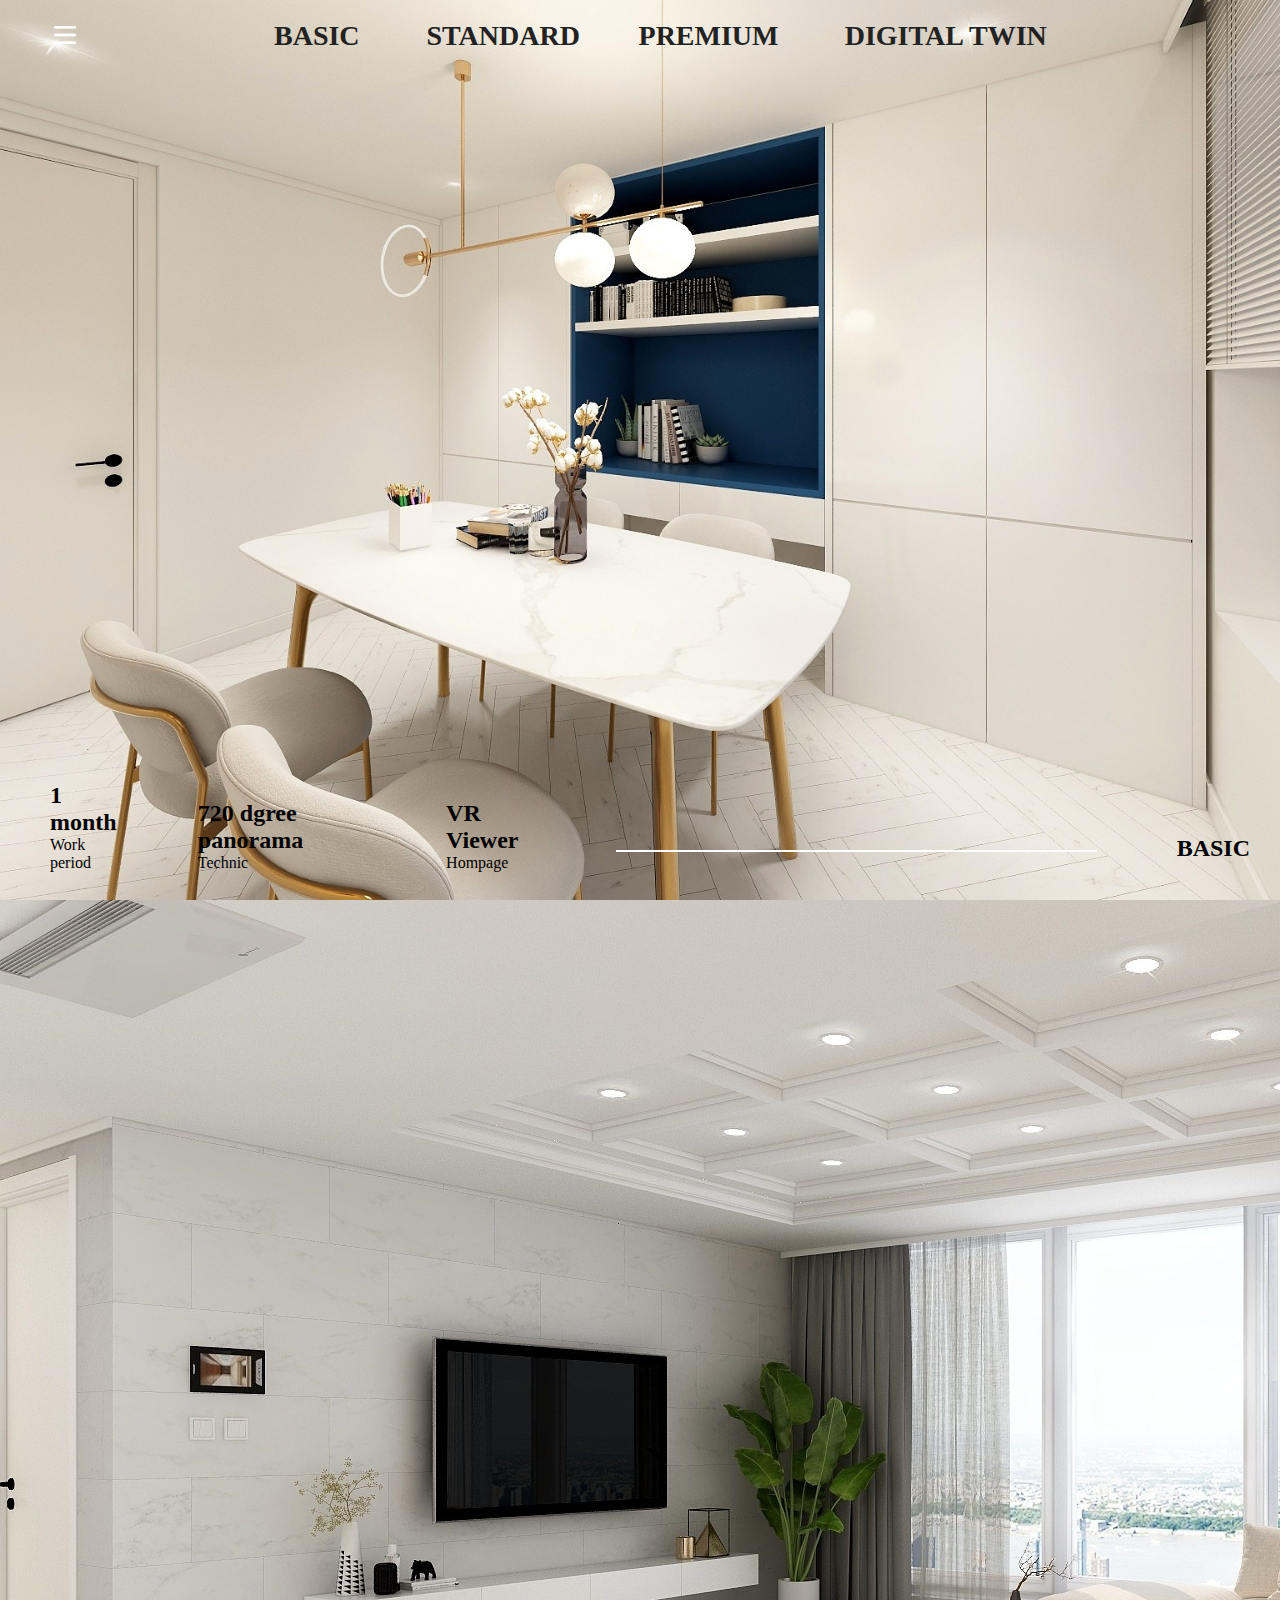
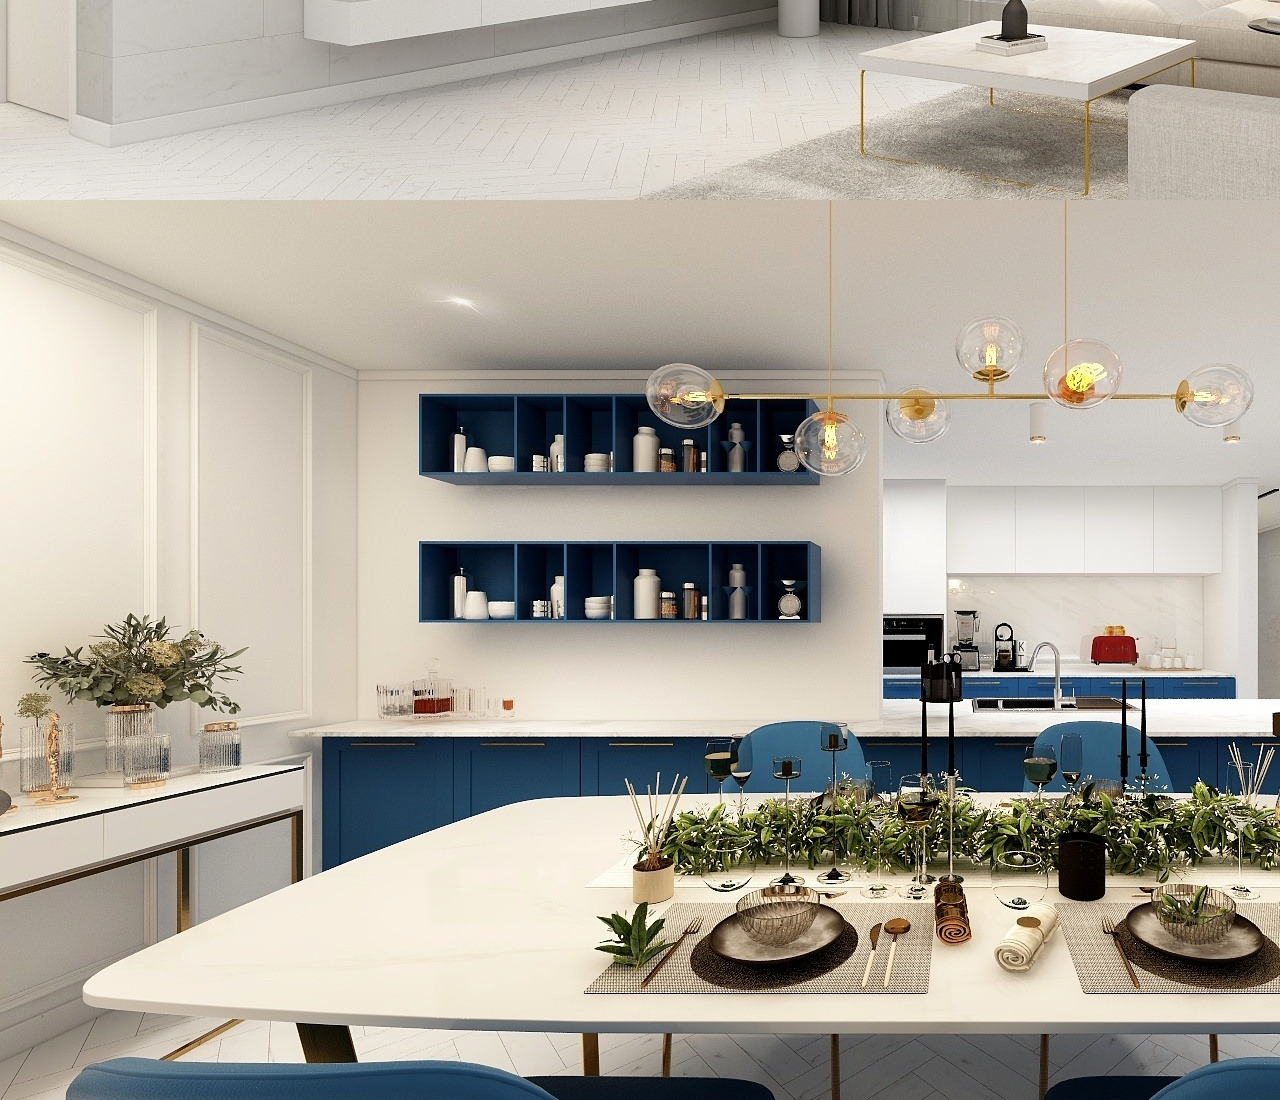
<file: cg service.html>
<!DOCTYPE html>
<html lang="kr">
<head>
    <meta charset="UTF-8">
    <meta http-equiv="X-UA-Compatible" content="IE=edge">
    <meta name="viewport" content="width=device-width, initial-scale=1.0">
    <link rel="stylesheet" href="./cgservice.css">
    <link reld="stylesheet" href="https://cdnjs.cloudflare.com/ajax/libs/font-awesome/6.1.2/css/all.min.css">
     
    <script src="https://cdnjs.cloudflare.com/ajax/libs/jquery/3.6.0/jquery.min.js"></script>
    <title>CG SERVICE PAGE</title>
</head>
<body>
    <header>
        <a href="./index.html" class="brand">HNB</a>
        <div class="menu-btn5"></div>
        <div class="navigation">
            <div class="navigation-items">
                <a href="#">HNB TOWN</a>
                <a href="#">CONTACT</a>
                <a class="lang" href="#">KOR</a>
                <a class="none" href="#">WORKS</a>
                <a class="none" href="#">SERVICE</a>
                <a class="none" href="#">COTACT</a>
                <a class="none1" href="#">KOR</a>
            </div>
        </div>
    </header>
    <div class="menu-btn3"></div>
    <!-- 사이드바 -->
    <div class="side-bar">
        <div class="leftside-bar">
            <div class="main-works1"><a href="#">WORKS</a>
           
            </div>
            <div class="main-service1"><a href="#">SERVICE</a>
                
            </div>
            <div class="main-about1"><a href="#">ABOUT</a>
                
            </div>
            <div class="main-page"><a href="./index.html">MAIN</a>
                
            </div>
        </div>
        <div class="rightside-bar">
            <div class="main-works">
                <a href="./cg service.html" class="sub-item">VIRTUAL SPACE</a>
                <a href="#" class="sub-item">DIGITAL TWIN</a>
            </div>
            <div class="main-service">
                <a href="./vrproduction.html" class="sub-item">VR PRODUCTION</a>
                <a href="#" class="sub-item">VR TOUR</a>
            </div>
            <div class="main-about">
                    <a href="#" class="sub-item">INTRODUCE</a>
                    <a href="#" class="sub-item">CONTACT</a>
                </div>
        </div>
    </div>
    <section class="service">
        <div class="section-container">
            <div class="service-img" id="serviceimg">
                <div class="service-menu">
                 <a href="./cg service.html"><div id="bas"><h2>BASIC</h2></div></a>
                 <a href="./standard.html"><div id="pre"><h2>STANDARD</h2></div></a>
                 <a href="./premium.html"><div id="sta"><h2>PREMIUM</h2></div></a>
                 <a href="#"><div id="dig"><h2>DIGITAL TWIN</h2></div></a>
                </div>
                <div class="basic">
                    <div class="workperiod">
                        <h2 id="workperiod"> 1 month</h2>
                        <p>Work period</p>
                   </div>
                    <div class="technic">
                        <h2 id="technic">720 dgree panorama</h2>
                        <p>Technic</p>
                    </div>
                    <div class="use">
                        <h2 id="use">VR Viewer</h2>
                        <p>Hompage</p>
                    </div>
                    <div class="line"></div>
                    <div class="sn">
                        <h2 id="sn">BASIC</h2>
                    </div>
                </div>
              
            </div>
        </div>
     </section>
     <section class="making-image">
        <div class="making-image-container">
            <div class="making-image1"></div>
            <div class="making-image2"></div>
        </div>
     </section>

     <script src="app.js"></script>
    <script src="service.js"></script>
     <script type="text/javascript">
         $(document).ready(function(){
         $('.leftside-bar').click(function(){
         $(this).next('.catagory-submenu').slideToggle();
       
     });
 
 });
 </script>
 </body>
 </html>
</file>
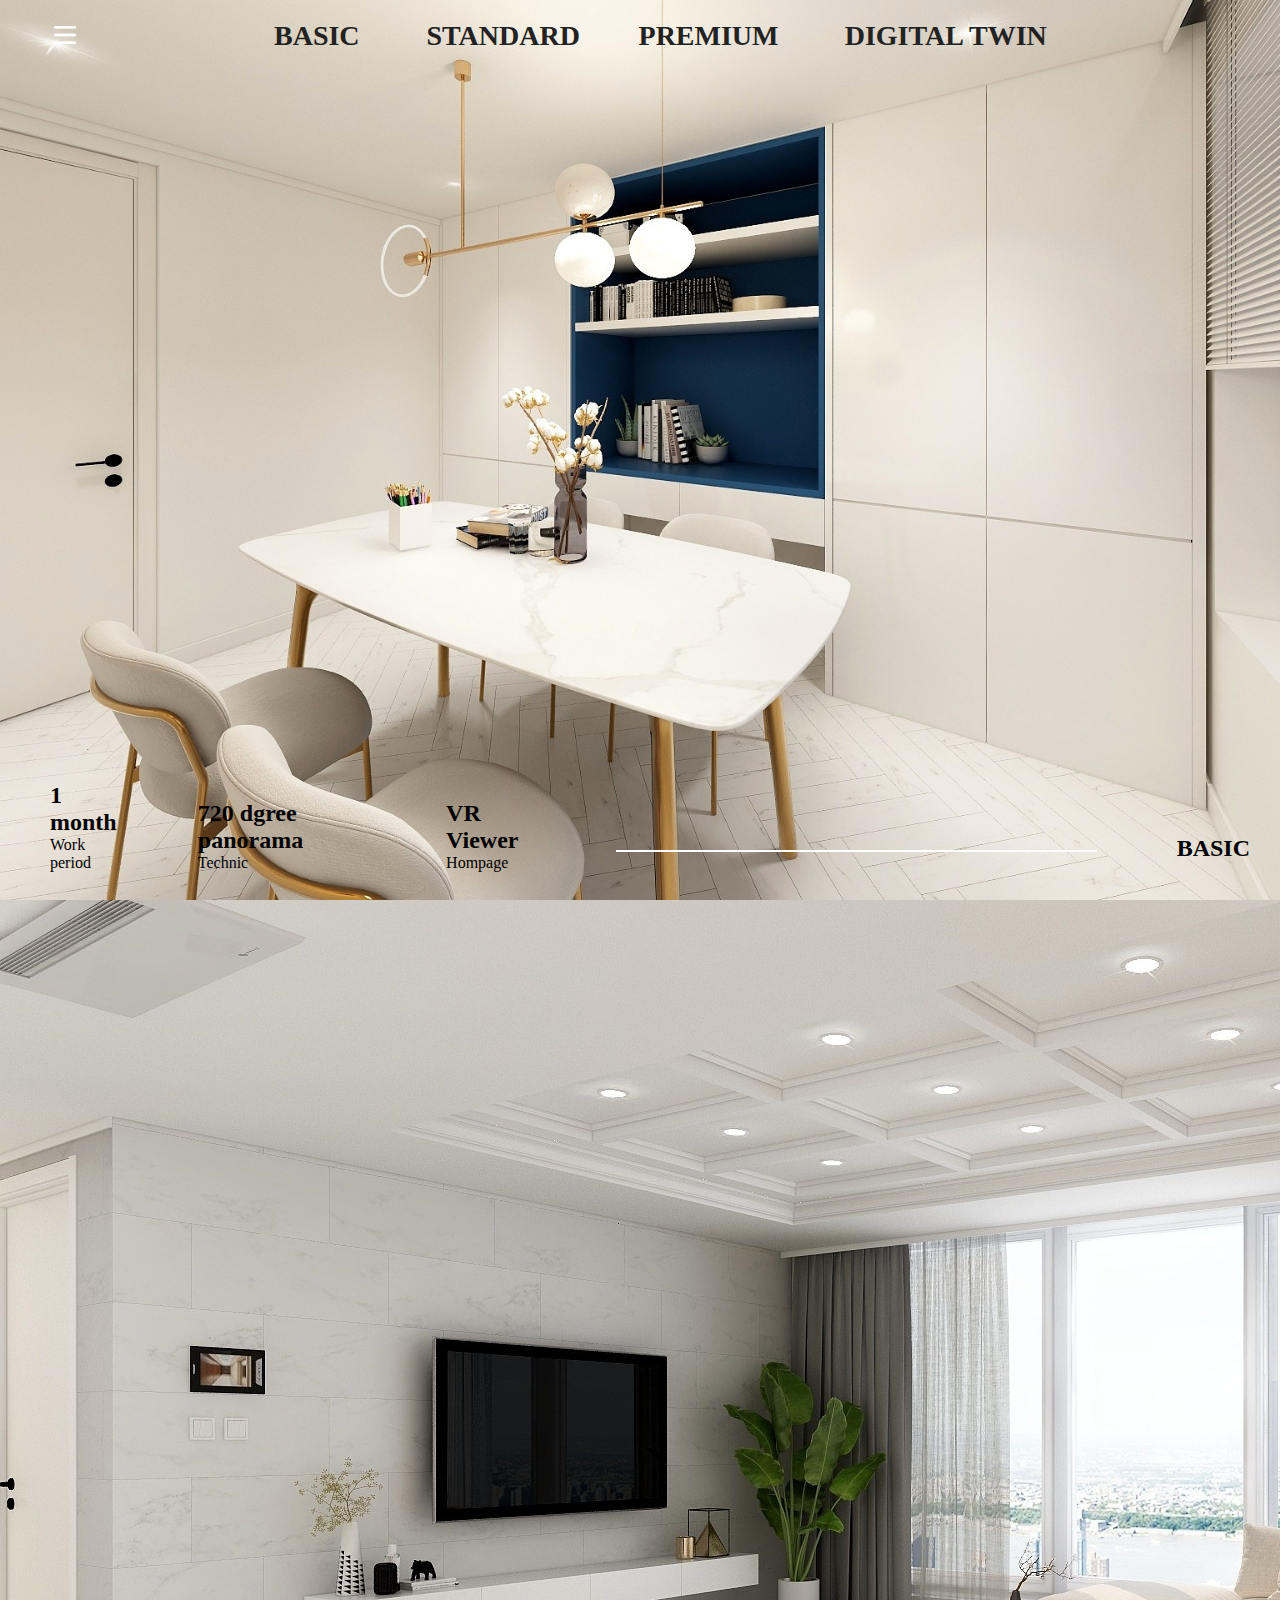
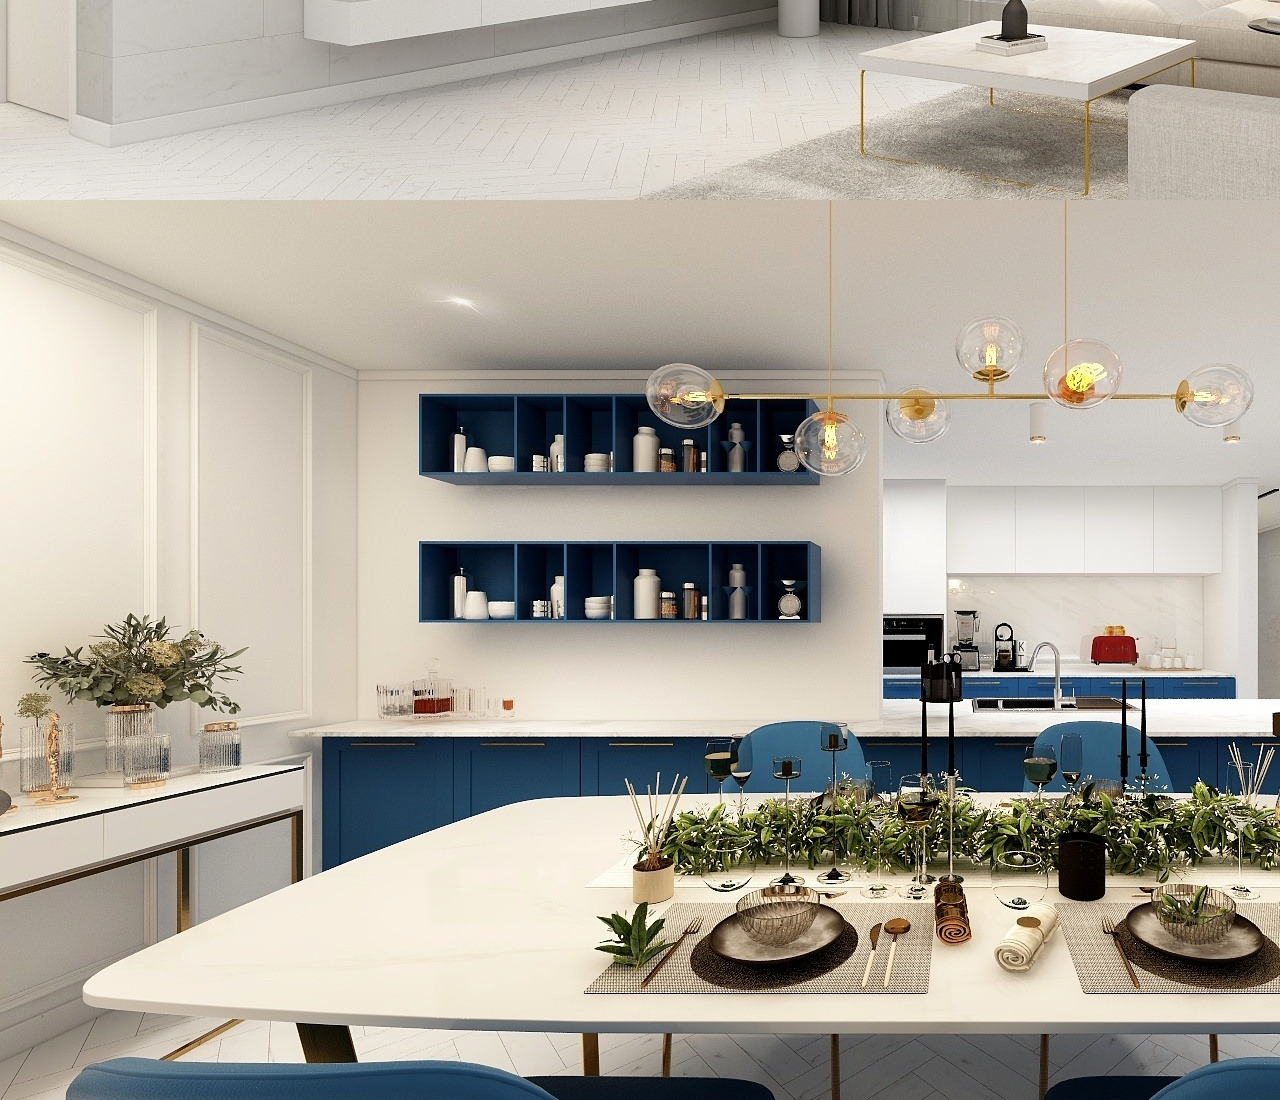
<file: premium.html>
<!DOCTYPE html>
<html lang="kr">
<head>
    <meta charset="UTF-8">
    <meta http-equiv="X-UA-Compatible" content="IE=edge">
    <meta name="viewport" content="width=device-width, initial-scale=1.0">
    <link rel="stylesheet" href="./premium.css">
    <link reld="stylesheet" href="https://cdnjs.cloudflare.com/ajax/libs/font-awesome/6.1.2/css/all.min.css">
     
    <script src="https://cdnjs.cloudflare.com/ajax/libs/jquery/3.6.0/jquery.min.js"></script>
    <title>CG SERVICE PAGE</title>
</head>
<body>
    <header>
        <a href="./index.html" class="brand">HNB</a>
        <div class="menu-btn5"></div>
        <div class="navigation">
            <div class="navigation-items">
                <a href="#">HNB TOWN</a>
                <a href="#">CONTACT</a>
                <a class="lang" href="#">KOR</a>
                <a class="none" href="#">WORKS</a>
                <a class="none" href="#">SERVICE</a>
                <a class="none" href="#">COTACT</a>
                <a class="none1" href="#">KOR</a>
            </div>
        </div>
    </header>
    <div class="menu-btn3"></div>
    <!-- 사이드바 -->
    <div class="side-bar">
        <div class="leftside-bar">
            <div class="main-works1"><a href="#">WORKS</a>
           
            </div>
            <div class="main-service1"><a href="#">SERVICE</a>
                
            </div>
            <div class="main-about1"><a href="#">ABOUT</a>
                
            </div>
            <div class="main-page"><a href="./index.html">MAIN</a>
                
            </div>
        </div>
        <div class="rightside-bar">
            <div class="main-works">
                <a href="./cg service.html" class="sub-item">VIRTUAL SPACE</a>
                <a href="#" class="sub-item">DIGITAL TWIN</a>
            </div>
            <div class="main-service">
                <a href="./vrproduction.html" class="sub-item">VR PRODUCTION</a>
                <a href="#" class="sub-item">VR TOUR</a>
            </div>
            <div class="main-about">
                    <a href="#" class="sub-item">INTRODUCE</a>
                    <a href="#" class="sub-item">CONTACT</a>
                </div>
        </div>
    </div>
    <section class="service">
        <div class="section-container">
            <div class="service-img" id="serviceimg">
                <div class="service-menu">
                 <a href="./cg service.html"><div id="bas"><h2>BASIC</h2></div></a>
                 <a href="./standard.html"><div id="pre"><h2>STANDARD</h2></div></a>
                 <a href="./premium.html"><div id="sta"><h2>PREMIUM</h2></div></a>
                 <a href="#"><div id="dig"><h2>DIGITAL TWIN</h2></div></a>
                </div>
                <div class="basic">
                    <div class="workperiod">
                        <h2 id="workperiod"> 1 month</h2>
                        <p>Work period</p>
                   </div>
                    <div class="technic">
                        <h2 id="technic">720 dgree panorama</h2>
                        <p>Technic</p>
                    </div>
                    <div class="use">
                        <h2 id="use">VR Viewer</h2>
                        <p>Hompage</p>
                    </div>
                    <div class="line"></div>
                    <div class="sn">
                        <h2 id="sn">BASIC</h2>
                    </div>
                </div>
              
            </div>
        </div>
     </section>
     <section class="making-image">
        <div class="making-image-container">
            <div class="making-image1"></div>
            <div class="making-image2"></div>
        </div>
     </section>

     <script src="app.js"></script>
     <script src="service.js"></script>
     <script type="text/javascript">
         $(document).ready(function(){
         $('.leftside-bar').click(function(){
         $(this).next('.catagory-submenu').slideToggle();
       
     });
 
 });
 </script>
 </body>
 </html>
</file>
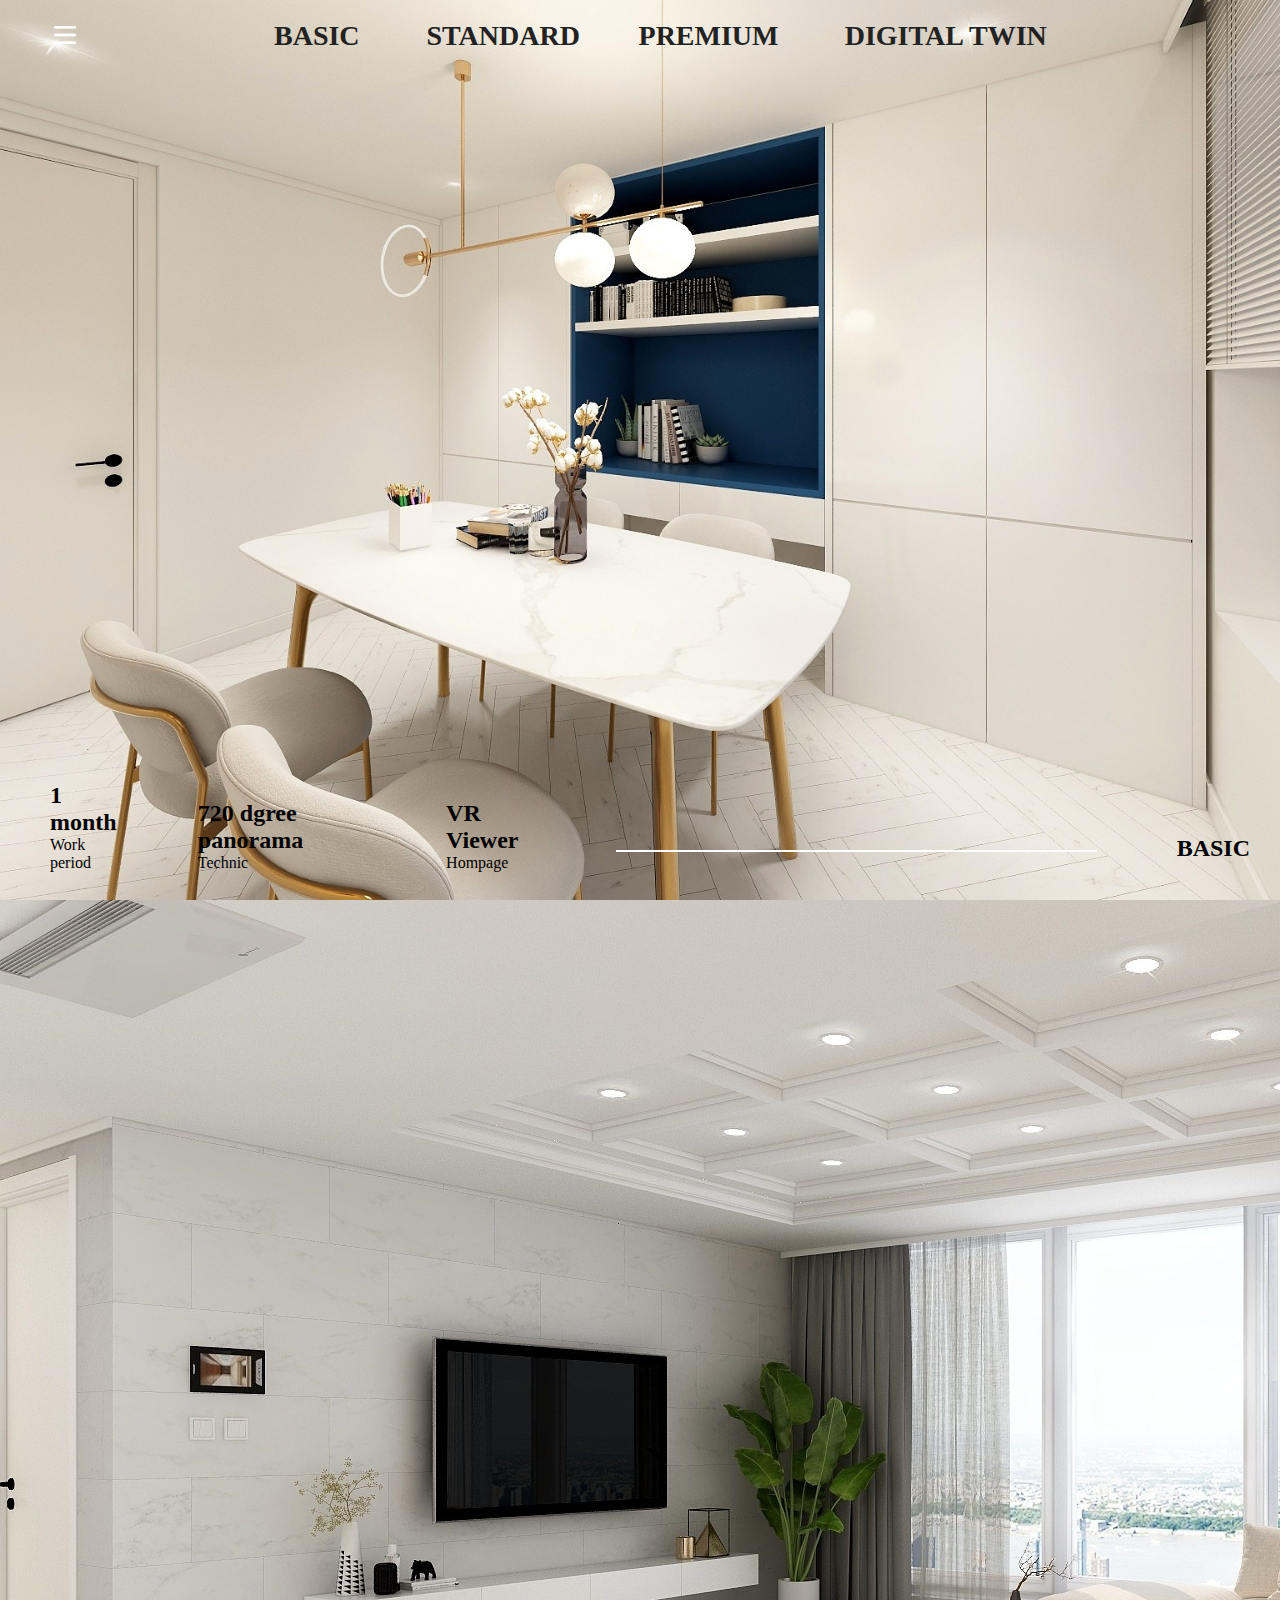
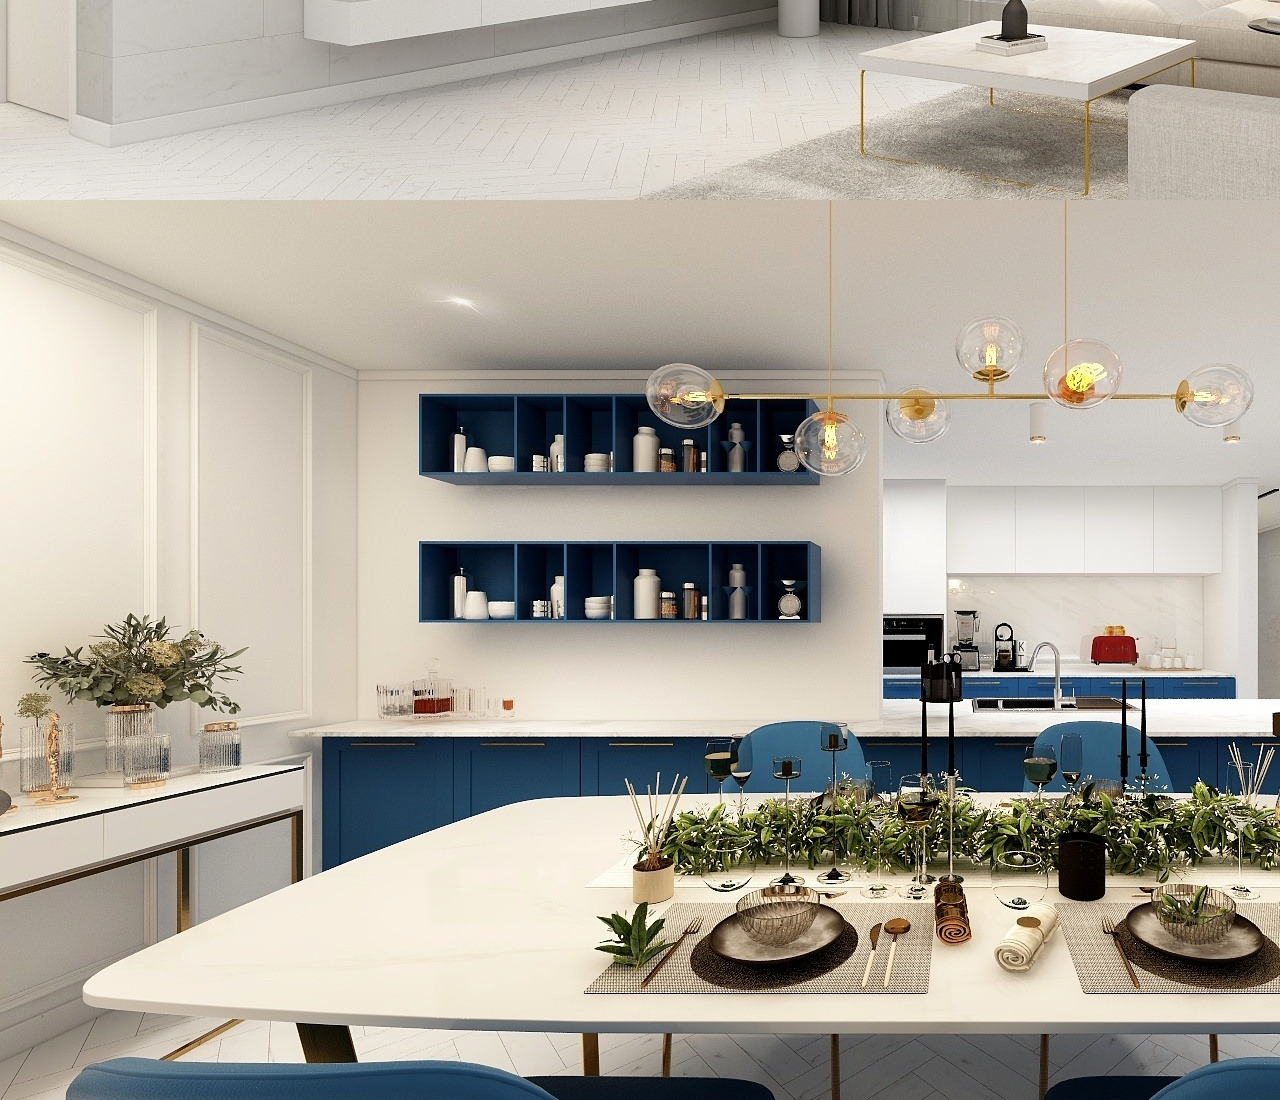
<file: standard.html>
<!DOCTYPE html>
<html lang="kr">
<head>
    <meta charset="UTF-8">
    <meta http-equiv="X-UA-Compatible" content="IE=edge">
    <meta name="viewport" content="width=device-width, initial-scale=1.0">
    <link rel="stylesheet" href="./standard.css">
    <link reld="stylesheet" href="https://cdnjs.cloudflare.com/ajax/libs/font-awesome/6.1.2/css/all.min.css">
     
    <script src="https://cdnjs.cloudflare.com/ajax/libs/jquery/3.6.0/jquery.min.js"></script>
    <title>CG SERVICE PAGE</title>
</head>
<body>
    <header>
        <a href="./index.html" class="brand">HNB</a>
        <div class="menu-btn5"></div>
        <div class="navigation">
            <div class="navigation-items">
                <a href="#">HNB TOWN</a>
                <a href="#">CONTACT</a>
                <a class="lang" href="#">KOR</a>
                <a class="none" href="#">WORKS</a>
                <a class="none" href="#">SERVICE</a>
                <a class="none" href="#">COTACT</a>
                <a class="none1" href="#">KOR</a>
            </div>
        </div>
    </header>
    <div class="menu-btn3"></div>
    <!-- 사이드바 -->
    <div class="side-bar">
        <div class="leftside-bar">
            <div class="main-works1"><a href="#">WORKS</a>
           
            </div>
            <div class="main-service1"><a href="#">SERVICE</a>
                
            </div>
            <div class="main-about1"><a href="#">ABOUT</a>
                
            </div>
            <div class="main-page"><a href="./index.html">MAIN</a>
                
            </div>
        </div>
        <div class="rightside-bar">
            <div class="main-works">
                <a href="./cg service.html" class="sub-item">VIRTUAL SPACE</a>
                <a href="#" class="sub-item">DIGITAL TWIN</a>
            </div>
            <div class="main-service">
                <a href="./vrproduction.html" class="sub-item">VR PRODUCTION</a>
                <a href="./vrtour.html" class="sub-item">VR TOUR</a>
            </div>
            <div class="main-about">
                    <a href="#" class="sub-item">INTRODUCE</a>
                    <a href="#" class="sub-item">CONTACT</a>
                </div>
        </div>
    </div>
    <section class="service">
        <div class="section-container">
            <div class="service-img" id="serviceimg">
                <div class="service-menu">
                 <a href="./cg service.html"><div id="bas"><h2>BASIC</h2></div></a>
                 <a href="./standard.html"><div id="pre"><h2>STANDARD</h2></div></a>
                 <a href="./premium.html"><div id="sta"><h2>PREMIUM</h2></div></a>
                 <a href="#"><div id="dig"><h2>DIGITAL TWIN</h2></div></a>
                </div>
                <div class="basic">
                    <div class="workperiod">
                        <h2 id="workperiod"> 1 month</h2>
                        <p>Work period</p>
                   </div>
                    <div class="technic">
                        <h2 id="technic">720 dgree panorama</h2>
                        <p>Technic</p>
                    </div>
                    <div class="use">
                        <h2 id="use">VR Viewer</h2>
                        <p>Hompage</p>
                    </div>
                    <div class="line"></div>
                    <div class="sn">
                        <h2 id="sn">BASIC</h2>
                    </div>
                </div>
              
            </div>
        </div>
     </section>
     <section class="making-image">
        <div class="making-image-container">
            <div class="making-image1"></div>
            <div class="making-image2"></div>
        </div>
     </section>

     <script src="app.js"></script>
     <script src="service.js"></script>
     <script type="text/javascript">
         $(document).ready(function(){
         $('.leftside-bar').click(function(){
         $(this).next('.catagory-submenu').slideToggle();
       
     });
 
 });
 </script>
 </body>
 </html>
</file>
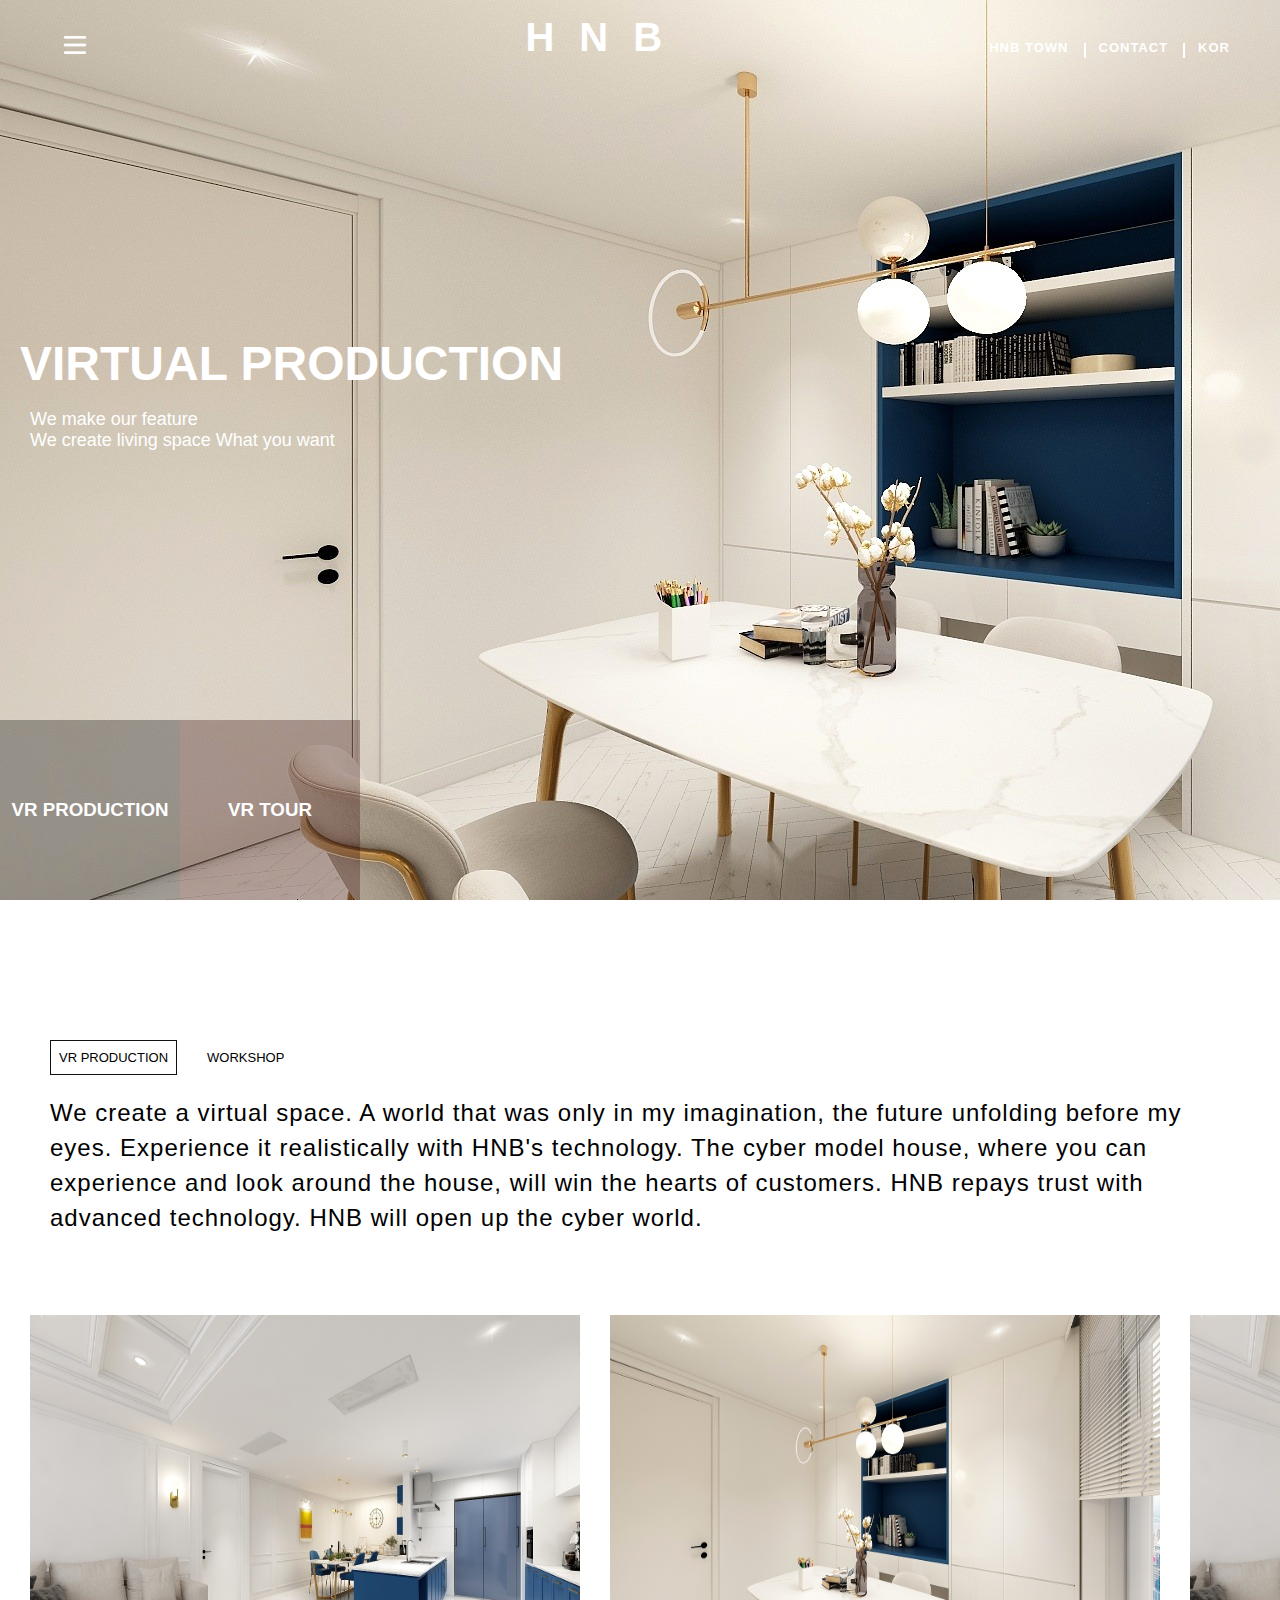
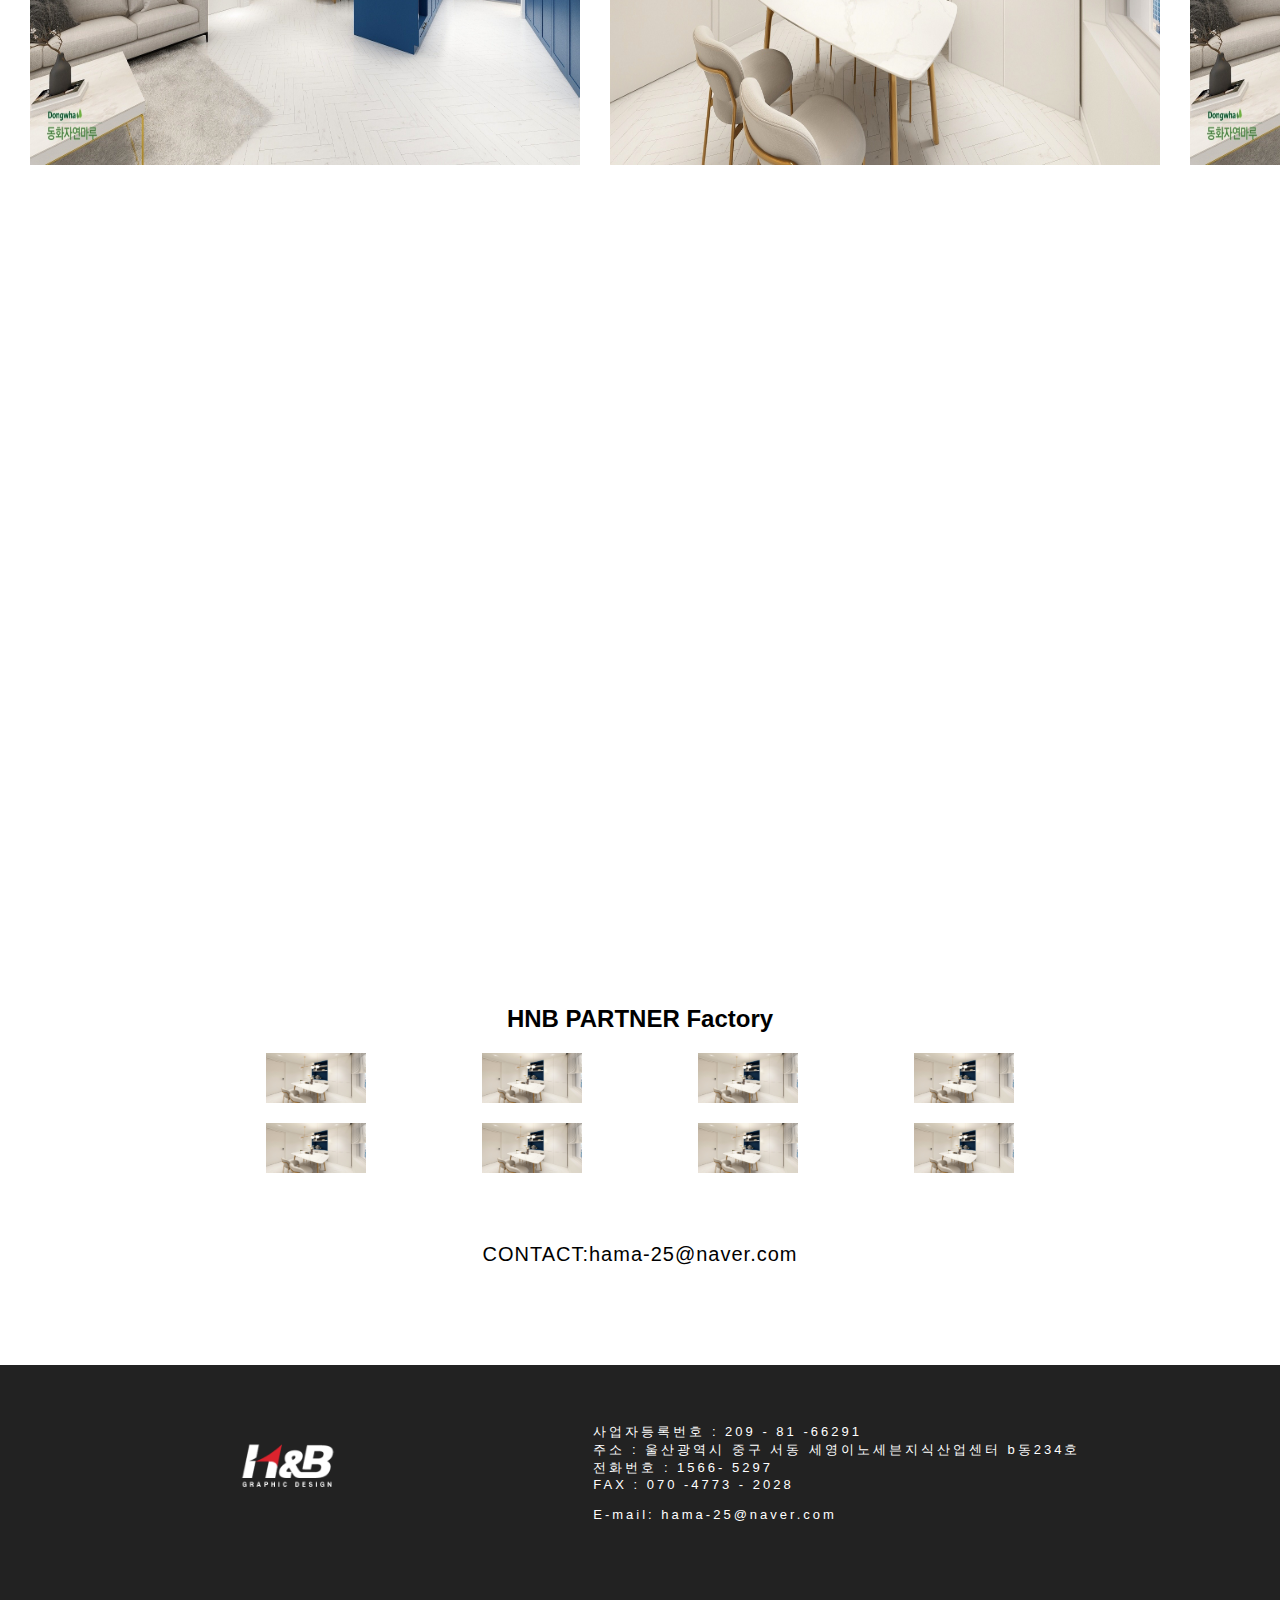
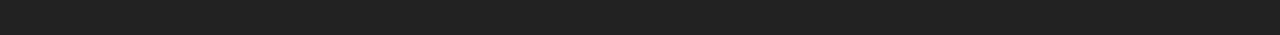
<file: vrproduction.html>
<!DOCTYPE html>
<html lang="kr">
<head>
    <meta charset="UTF-8">
    <meta http-equiv="X-UA-Compatible" content="IE=edge">
    <meta name="viewport" content="width=device-width, initial-scale=1.0">
    <link reld="stylesheet" href="https://cdnjs.cloudflare.com/ajax/libs/font-awesome/6.1.2/css/all.min.css">
       <script src="https://cdnjs.cloudflare.com/ajax/libs/jquery/3.6.0/jquery.min.js"></script>
     <link rel="stylesheet" href="style.css">
     <link rel="stylesheet" href="vrproduction.css">

   <title>VR PRODUCTION PAGE</title>
</head>
<!-- 공통사항 -->
<body>
    <header>
        <a href="./index.html" class="brand">HNB</a>
        <div class="menu-btn5"></div>
        <div class="navigation">
            <div class="navigation-items">
                <ul>
               <li><a href="/">HNB TOWN</a></li>
               <li><a href="/">CONTACT</a></li>
               <li><a href="/" class="lang">KOR</a></li>
               <li><a href="/" class="none">WORKS</a></li>
               <li><a href="/" class="none">SERVICE</a></li>
               <li><a href="/" class="none">CONTACT</a></li>
               <li><a href="/" class="none1">KOR</a></li>
            </ul>
            </div>
        </div>
    </header>
    <div class="menu-btn3"></div>
    <!-- 사이드바 -->
    <div class="side-bar">
        <div class="leftside-bar">
            <div class="main-works1"><a href="#">WORKS</a>
           
            </div>
            <div class="main-service1"><a href="#">SERVICE</a>
                
            </div>
            <div class="main-about1"><a href="#">ABOUT</a>
                
            </div>
            <div class="main-page"><a href="./index.html">MAIN</a>
                
            </div>
        </div>
        <div class="rightside-bar">
            <div class="main-works">
                <a href="./cg service.html" class="sub-item">VIRTUAL SPACE</a>
                <a href="#" class="sub-item">DIGITAL TWIN</a>
            </div>
            <div class="main-service">
                <a href="./vrproduction.html" class="sub-item">VR PRODUCTION</a>
                <a href="./vrtour.html" class="sub-item">VR TOUR</a>
            </div>
            <div class="main-about">
                    <a href="#" class="sub-item">INTRODUCE</a>
                    <a href="#" class="sub-item">CONTACT</a>
                </div>
        </div>
    </div>
<section class="vrpr">
        <div class="vrpr-image">
        <div class="vrpr-text">
            <h1>VIRTUAL PRODUCTION</h1>
            <p>We make our feature</p>
            <p>We create living space What you want</p>
        </div>
        <a href="./vrproduction.html"><div class="info-box1"><h3>VR PRODUCTION</h3></div></a>
        <a href="./vrtour.html"><div class="info-box2"><h3>VR TOUR</h3></div></a>
    </div>
    </section>
<section class="vrpr-info">
    <div class="small-title-box">
        <div class="small-title1">VR PRODUCTION</div>
        <div class="small-title2">WORKSHOP</div>
    </div>
    <div class="vr-info-description">
        <p>We create a virtual space. A world that was only in my imagination, the future unfolding before my eyes. Experience it realistically with HNB's technology. The cyber model house, where you can experience and look around the house, will win the hearts of customers.
            HNB repays trust with advanced technology. HNB will open up the cyber world.</p>
    </div>
    <div class="vrproduction-slide">
        <div class="vrproduction-slide-img">
            <img class="vrimage" src="./images/1 (2).jpg">
            <img class="vrimage"  id="first-clone" src="./images/1 (1).jpg">
            <img class="vrimage" src="./images/1 (2).jpg">
            <img class="vrimage" src="./images/1 (3).jpg">
            <img class="vrimage" src="./images/1 (4).jpg">
            <img class="vrimage"  src="./images/1 (5).jpg">
            <img class="vrimage" id="last-clone" src="./images/2 (1).jpg">
            <img class="vrimage"  src="./images/1 (5).jpg">
        </div>
    </div>
    <div class="vr-info-description2">
        <div class="vr-d1">
            <p><strong>PRODUCTI MANAGER</strong>- We lead the entire team and create the best quality.</p>
            <ul>
            <li>It is created from the perspective of the user who will see the virtual space.</li>
            <li>
                We create spaces by accurately interpreting drawings and reflecting the creator's purpose as much as possible.</li>
            <li>In order to create a realistic space, we combine the latest trendy interiors.</li>
            </ul>
        </div>
        <div class="vr-d2">
            <p></p><strong>CG DEPARTMENT</strong>- Virtual Space We create this.</p>
            <ul>
            <li>It is created from the perspective of the user who will see the virtual space.</li>
            <li>
                We create spaces by accurately interpreting drawings and reflecting the creator's purpose as much as possible.</li>
            <li>In order to create a realistic space, we combine the latest trendy interiors.</li>
            </ul>
        </div>
        <div class="vr-d3">
            <p></p><strong>INTERIOR DESIGN DEPARTMENT</strong>- Virtual Space We create this.</p>
            <ul>
            <li>It is created from the perspective of the user who will see the virtual space.</li>
            <li>
                We create spaces by accurately interpreting drawings and reflecting the creator's purpose as much as possible.</li>
            <li>In order to create a realistic space, we combine the latest trendy interiors.</li>
            </ul>
        </div>
    </div>
    <div class="partner-container">
        <div class="logo-title"><h2>HNB PARTNER Factory</h2></div>
        <div class="partner-title">
            <div class="logos"><img src="./images/1 (1).jpg"></div>
            <div class="logos"><img src="./images/1 (1).jpg"></div>
            <div class="logos"><img src="./images/1 (1).jpg"></div>
            <div class="logos"><img src="./images/1 (1).jpg"></div>
         </div>
         <div class="partner-title">
            <div class="logos"><img src="./images/1 (1).jpg"></div>
            <div class="logos"><img src="./images/1 (1).jpg"></div>
            <div class="logos"><img src="./images/1 (1).jpg"></div>
            <div class="logos"><img src="./images/1 (1).jpg"></div>
         </div>
         <div class="email"><p>CONTACT:hama-25@naver.com</p></div>
       </div>

    <footer class="footer">
        <div class="footer-container">
             <div class="factory">
             <img src="./images/logo.png"></img></div>
             <div class="f-intro">
             <div><p>사업자등록번호 : 209 - 81 -66291<p>
             <p>주소 : 울산광역시 중구 서동 세영이노세븐지식산업센터 b동234호 <p></div>
             <div><p>전화번호 : 1566- 5297 <p>
             <p>FAX : 070 -4773 - 2028 <p><br>
             <p>E-mail: hama-25@naver.com <p></div>
         </div>
         </div>
    
     </footer>
    </section>
    

  <!-- 공통사항 -->

    <script src="app.js"></script>
  
    
    <script src="vrproduction.js"></script>
    <script type="text/javascript">
        $(document).ready(function(){
        $('.leftside-bar').click(function(){
        $(this).next('.catagory-submenu').slideToggle();
      
    });

});
// 공통사항
</script>
</body>
</html>
</file>
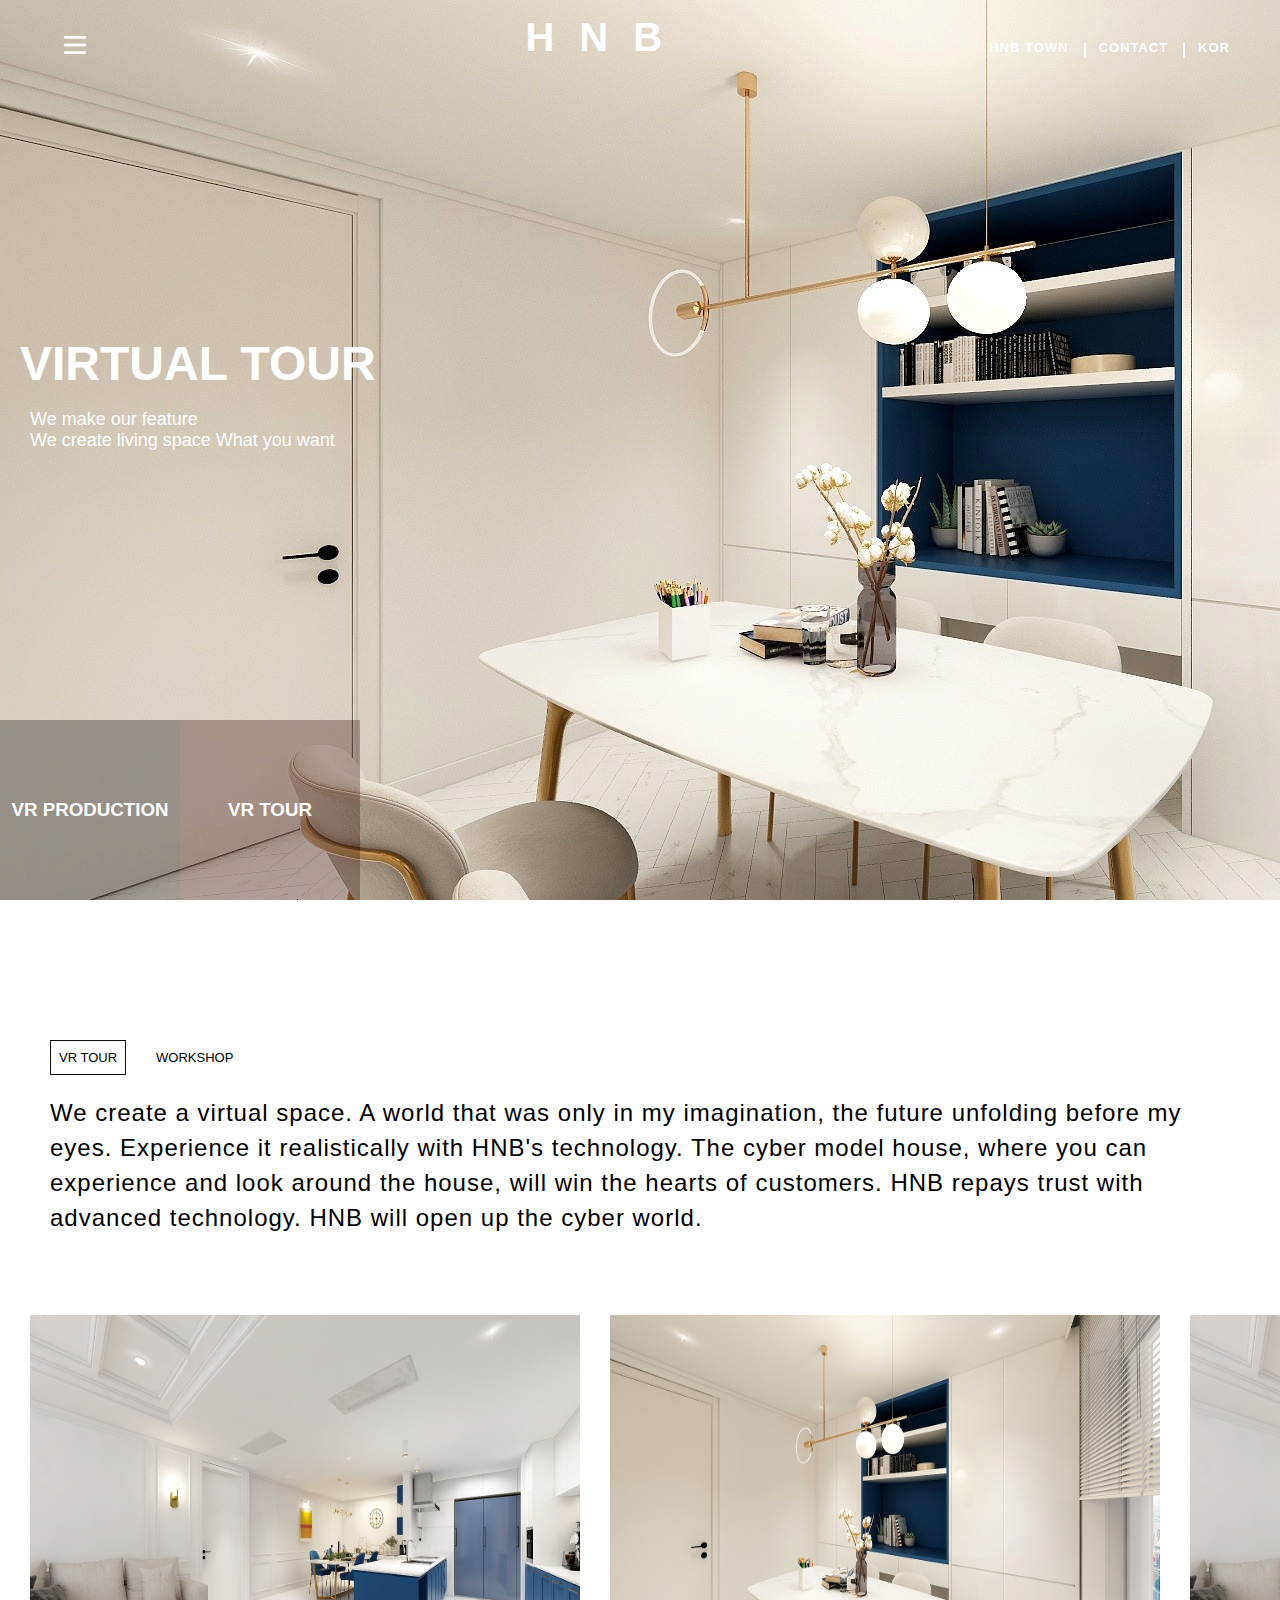
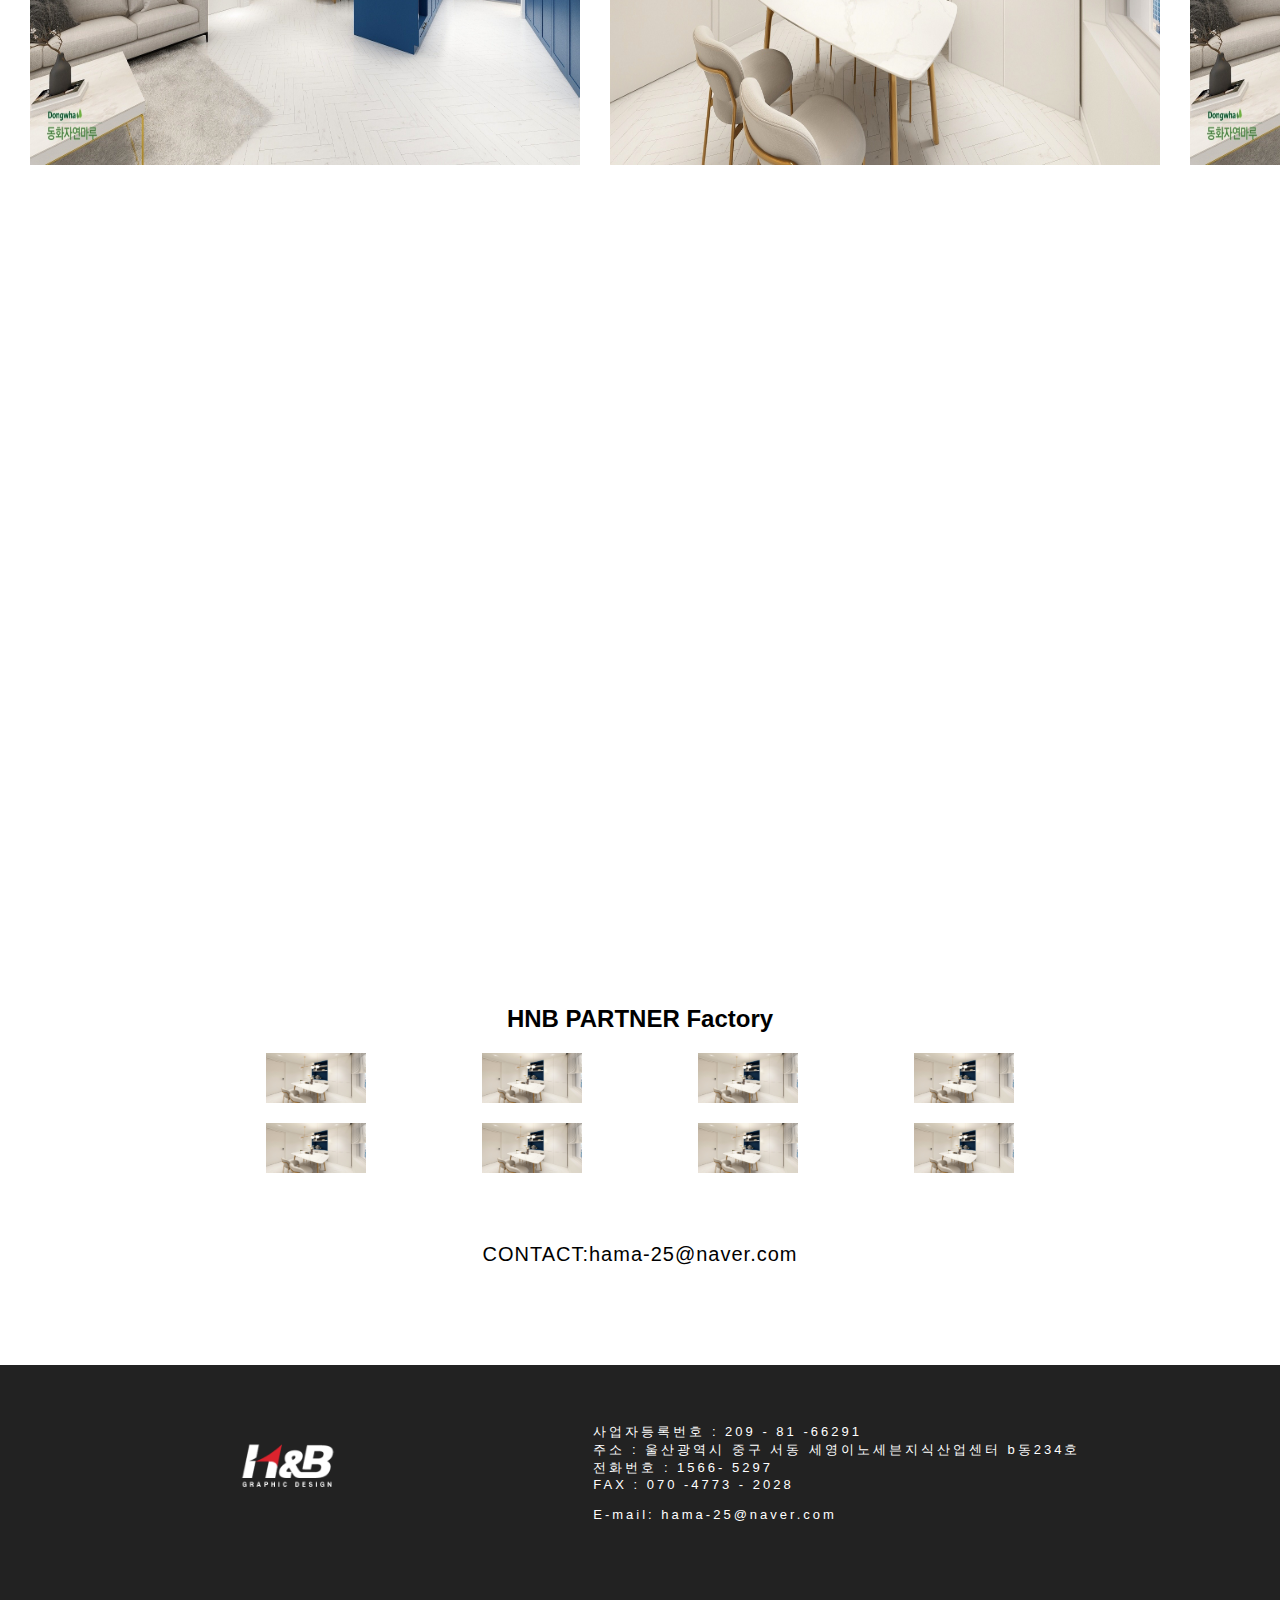
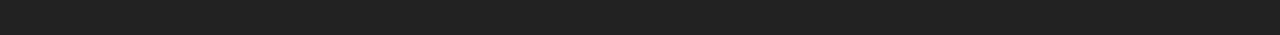
<file: vrtour.html>
<!DOCTYPE html>
<html lang="kr">
<head>
    <meta charset="UTF-8">
    <meta http-equiv="X-UA-Compatible" content="IE=edge">
    <meta name="viewport" content="width=device-width, initial-scale=1.0">
    <link reld="stylesheet" href="https://cdnjs.cloudflare.com/ajax/libs/font-awesome/6.1.2/css/all.min.css">
       <script src="https://cdnjs.cloudflare.com/ajax/libs/jquery/3.6.0/jquery.min.js"></script>
     <link rel="stylesheet" href="style.css">
     <link rel="stylesheet" href="vrproduction.css">

   <title>VR TOUR</title>
</head>
<!-- 공통사항 -->
<body>
    <header>
        <a href="./index.html" class="brand">HNB</a>
        <div class="menu-btn5"></div>
        <div class="navigation">
            <div class="navigation-items">
                <ul>
               <li><a href="/">HNB TOWN</a></li>
               <li><a href="/">CONTACT</a></li>
               <li><a href="/" class="lang">KOR</a></li>
               <li><a href="/" class="none">WORKS</a></li>
               <li><a href="/" class="none">SERVICE</a></li>
               <li><a href="/" class="none">CONTACT</a></li>
               <li><a href="/" class="none1">KOR</a></li>
            </ul>
            </div>
        </div>
    </header>
    <div class="menu-btn3"></div>
    <!-- 사이드바 -->
    <div class="side-bar">
        <div class="leftside-bar">
            <div class="main-works1"><a href="#">WORKS</a>
           
            </div>
            <div class="main-service1"><a href="#">SERVICE</a>
                
            </div>
            <div class="main-about1"><a href="#">ABOUT</a>
                
            </div>
            <div class="main-page"><a href="./index.html">MAIN</a>
                
            </div>
        </div>
        <div class="rightside-bar">
            <div class="main-works">
                <a href="./cg service.html" class="sub-item">VIRTUAL SPACE</a>
                <a href="#" class="sub-item">DIGITAL TWIN</a>
            </div>
            <div class="main-service">
                <a href="./vrproduction.html" class="sub-item">VR PRODUCTION</a>
                <a href="./vrtour.html" class="sub-item">VR TOUR</a>
            </div>
            <div class="main-about">
                    <a href="#" class="sub-item">INTRODUCE</a>
                    <a href="#" class="sub-item">CONTACT</a>
                </div>
        </div>
    </div>
<section class="vrpr">
        <div class="vrpr-image">
        <div class="vrpr-text">
            <h1>VIRTUAL TOUR</h1>
            <p>We make our feature</p>
            <p>We create living space What you want</p>
        </div>
        <a href="./vrproduction.html"><div class="info-box1"><h3>VR PRODUCTION</h3></div></a>
        <a href="./vrtour.html"><div class="info-box2"><h3>VR TOUR</h3></div></a>
    </div>
    </section>
<section class="vrpr-info">
    <div class="small-title-box">
        <div class="small-title1">VR TOUR</div>
        <div class="small-title2">WORKSHOP</div>
    </div>
    <div class="vr-info-description">
        <p>We create a virtual space. A world that was only in my imagination, the future unfolding before my eyes. Experience it realistically with HNB's technology. The cyber model house, where you can experience and look around the house, will win the hearts of customers.
            HNB repays trust with advanced technology. HNB will open up the cyber world.</p>
    </div>
    <div class="vrproduction-slide">
        <div class="vrproduction-slide-img">
            <img class="vrimage" src="./images/1 (2).jpg">
            <img class="vrimage"  id="first-clone" src="./images/1 (1).jpg">
            <img class="vrimage" src="./images/1 (2).jpg">
            <img class="vrimage" src="./images/1 (3).jpg">
            <img class="vrimage" src="./images/1 (4).jpg">
            <img class="vrimage"  src="./images/1 (5).jpg">
            <img class="vrimage" id="last-clone" src="./images/2 (1).jpg">
            <img class="vrimage"  src="./images/1 (5).jpg">
        </div>
    </div>
    <div class="vr-info-description2">
        <div class="vr-d1">
            <p><strong>PRODUCTI MANAGER</strong>- We lead the entire team and create the best quality.</p>
            <ul>
            <li>It is created from the perspective of the user who will see the virtual space.</li>
            <li>
                We create spaces by accurately interpreting drawings and reflecting the creator's purpose as much as possible.</li>
            <li>In order to create a realistic space, we combine the latest trendy interiors.</li>
            </ul>
        </div>
        <div class="vr-d2">
            <p></p><strong>CG DEPARTMENT</strong>- Virtual Space We create this.</p>
            <ul>
            <li>It is created from the perspective of the user who will see the virtual space.</li>
            <li>
                We create spaces by accurately interpreting drawings and reflecting the creator's purpose as much as possible.</li>
            <li>In order to create a realistic space, we combine the latest trendy interiors.</li>
            </ul>
        </div>
        <div class="vr-d3">
            <p></p><strong>INTERIOR DESIGN DEPARTMENT</strong>- Virtual Space We create this.</p>
            <ul>
            <li>It is created from the perspective of the user who will see the virtual space.</li>
            <li>
                We create spaces by accurately interpreting drawings and reflecting the creator's purpose as much as possible.</li>
            <li>In order to create a realistic space, we combine the latest trendy interiors.</li>
            </ul>
        </div>
    </div>
    <div class="partner-container">
        <div class="logo-title"><h2>HNB PARTNER Factory</h2></div>
        <div class="partner-title">
            <div class="logos"><img src="./images/1 (1).jpg"></div>
            <div class="logos"><img src="./images/1 (1).jpg"></div>
            <div class="logos"><img src="./images/1 (1).jpg"></div>
            <div class="logos"><img src="./images/1 (1).jpg"></div>
         </div>
         <div class="partner-title">
            <div class="logos"><img src="./images/1 (1).jpg"></div>
            <div class="logos"><img src="./images/1 (1).jpg"></div>
            <div class="logos"><img src="./images/1 (1).jpg"></div>
            <div class="logos"><img src="./images/1 (1).jpg"></div>
         </div>
         <div class="email"><p>CONTACT:hama-25@naver.com</p></div>
       </div>

    <footer class="footer">
        <div class="footer-container">
             <div class="factory">
             <img src="./images/logo.png"></img></div>
             <div class="f-intro">
             <div><p>사업자등록번호 : 209 - 81 -66291<p>
             <p>주소 : 울산광역시 중구 서동 세영이노세븐지식산업센터 b동234호 <p></div>
             <div><p>전화번호 : 1566- 5297 <p>
             <p>FAX : 070 -4773 - 2028 <p><br>
             <p>E-mail: hama-25@naver.com <p></div>
         </div>
         </div>
    
     </footer>
    </section>
    

  <!-- 공통사항 -->

    <script src="app.js"></script>
  
    
    <script src="vrproduction.js"></script>
    <script type="text/javascript">
        $(document).ready(function(){
        $('.leftside-bar').click(function(){
        $(this).next('.catagory-submenu').slideToggle();
      
    });

});
// 공통사항
</script>
</body>
</html>
</file>
<file: cgservice.css>
*{
    margin:0;
    padding:0;
}

body{
    width:100%;
    min-width: 800px;
    overflow-x: hidden;
      
}
header{
    display: none;
}

.menu-btn3 {
    background:url(menu.png)no-repeat;
    background-size: 50px;
    background-position: center;
    width:50px;
    height: 50px;
    cursor: pointer;
    transition: 0.3s ease;
    position:absolute;
    z-index:1000;
    margin:10px 20px 0 40px;

}  

.menu-btn3.active {
    background:url(close.png)no-repeat;
    background-size: 50px;
    background-position: center;
    width:50px;
    height: 50px;
    cursor: pointer;
    transition: 0.3s ease;
    position:absolute;
    z-index:10000;
    margin:10px 20px 0px 40px;
}

/* 사이드 바 만들기 */

.side-bar {
    display:none;
}

.side-bar.active {
    display: flex;
    width:600px;
    height:100vh;
    position: absolute;
    margin-top:80px;
    z-index:998;  
}


.side-bar .leftside-bar {
    width:270px;
    background-color:rgba(0,0 ,0,0.8);
    padding:0px 20px 20px 30px;
    margin-top:-20px;
    ;
       
}

.side-bar .leftside-bar .main-works1,
.side-bar .leftside-bar .main-service1,
.side-bar .leftside-bar .main-about1,
.side-bar .leftside-bar .main-page {
    margin-top: 80px;
    
   
}
.side-bar .rightside-bar {
    width:200px;
    background-color:rgba(0,0 ,0,0.5);
    padding:0px 0 20px 40px;
    margin-top: -20px;
    display: none;
    
}
.side-bar .rightside-bar.active {
    display:block;
    transform: 0.3s ease;
}



.side-bar .leftside-bar a,
.side-bar .rightside-bar a{
    text-decoration: none;
    color: #fff;
  

}

/* works 작은 pc*/
.side-bar .rightside-bar .main-works 
{ 
    display: none; 
   height:100vh;
    margin-top:85px;  
}

.side-bar .rightside-bar .main-works a
{   display:flex;
    margin-bottom:20px;
    
}
/* service  작은 pc*/
.side-bar .rightside-bar .main-service 
{  display: none; 
    height:100vh;
    margin-top: 195px;
}

.side-bar .rightside-bar .main-service a
{   display:flex;
    margin-bottom:20px;
    
}
/* about 작은 pc */
.side-bar .rightside-bar .main-about
{ 
    display: none; 
    height:100vh;
    margin-top: 305px; 
}
.side-bar .rightside-bar .main-about a
{   display:flex;
    margin-bottom:20px;
    
}

.side-bar .rightside-bar .main-works.active,
.side-bar .rightside-bar .main-service.active,
.side-bar .rightside-bar .main-about.active {
    display: block;
    transform: 0.3s ease;
}


.side-bar .leftside-bar a {
    font-size: 24px;
    color:#fff;
}

.side-bar .leftside-bar a:before {
    content:'';
    position:absolute;
    width:0;
    height:2px;
    background: #fff;
    margin-top:15px;
    left:80px;

}
.side-bar .leftside-bar a:hover {
    color:red;
    transition: 0.3s ease;
}

.side-bar .leftside-bar a:hover:before { 
    width:15%;
    height:2px;
    background: red;
    margin-top:15px;
    left:130px;
    transition: 0.3s ease;
    color:red;

}


.side-bar .rightside-bar a:before {
    content:'';
    position:absolute;
    width:0;
    height:2px;
    background: #fff;
    margin-top:15px;
    left:280px;

}
.side-bar .rightside-bar a:hover {
    color:red;
    transition: 0.3s ease;
}

.side-bar .rightside-bar a:hover:before { 
    width:2%;
    height:2px;
    background: red;
    margin-top:12px;
    left:321px;
    transition: 0.3s ease;
    color:red;

}
/* 사이드바 끝 */
/* 서비스 페이지 시작 */
.service {
    top:0;
    left:0;
    padding:0;
    width:100%;
   
   }

   .section-container {
    width:100%;
    height:100vh;
   }

   .section-container .service-img {
    width: 100%;
    height: 100%;
    background-image: url("./images/1\ \(1\).jpg");
    background-size:cover;
    background-position: center;

   }
.section-container .service-img:hover{
    cursor: pointer;
 }
 .section-container .service-img .service-menu {
    display: flex;
    width: 100%;
    justify-content: center;
   }
   .section-container .service-img .service-menu a{
        text-decoration: none;
        color:#222;
        transform: translateX(10%);
   }
   .section-container .service-img .service-menu div {
    padding: 20px 30px;
   }
 .section-container .service-img .service-menu div h2 {
    font-size: 28px;
    font-weight: 800;
    position: relative;
   }
   .section-container .service-img .service-menu h2:before {
      content:'';
      position: absolute;
      width:0;
      height: 3px;
      background-color: #fff;
      transition: 0.3s ease;
      margin-top:40px;
      left:0;
     
   }
   .section-container .service-img .service-menu h2:hover:before{
     width:100%;
   }

 
   .section-container .service-img .basic {
    width:100%;
    height: 100%;
    display: flex;
    align-items: flex-end;
    justify-content: center;
    margin-bottom: 10%;
  
   }

   .section-container .service-img .basic div {
      margin:10px 30px 100px 50px;

   }

   .section-container .service-img .basic .line {
    width: 600px;
    height:2px;
    background-color: #fff;
    margin-bottom: 120px;
   }

   .section-container .service-img .basic .sn {
    margin-bottom:110px;
   }

   
   .section-container .service-img .basic h2 {
    font-size: 24px;
   }

   /* 메이킹 이미지 */
   .making-image {
    width:100%;
    height:100vh;
   }
   .making-image .making-image-container {
    width:100%;
    height:100%;
   }
   .making-image .making-image-container .making-image1 {
    width:100%;
    height:100%;
      background-image: url("./images/1\ \(3\).jpg");
   }
   .making-image .making-image-container .making-image2 {
    width:100%;
    height:100%;
    background-image: url("./images/1\ \(4\).jpg");
 }

   @media (max-width:1040px) {
    .section-container .service-img {
        min-width: 500px;
        min-height: 500px;
      
    }
    .section-container .service-img .service-menu {
        display: grid;
     
    }
    .section-container .service-img .service-menu div {
        background-color: rgba(255,255,255,0.5);
        margin: 20px 0 0 20px;
        transform: translateY(150%);
        transform: translateX(-150%);
    }
    .section-container .service-img .service-menu div h2{
        font-size: 22px;

    }
    /* 밑에 설명 */

    .section-container .service-img .basic {
        margin-top:-300px;

    }


   }

   @media (max-width:520px) {
    .section-container .service-img .service-menu div {
        background-color: rgba(255,255,255,0.5);
        margin: 20px 0 0 20px;
        transform: translateY(20%);
        transform: translateX(-150%);
    }
    .section-container .service-img .basic {
         display: flex;
         width:20%;
         transform: translateX(80%);
       
        
    }
    .section-container .service-img .basic div {
         margin-right: 0px;
    }
    .section-container .service-img .basic .workperiod {
        margin-bottom: 87px;
    }
    .section-container .service-img .basic div h2{
        font-size: 15px;
        color: #fff;
    }
    .section-container .service-img .basic div p {
        font-size: 10px;
        color: #fff;
    }

   }
</file>
<file: premium.css>
*{
    margin:0;
    padding:0;
}

body{
    width:100%;
    min-width: 800px;
    overflow-x: hidden;
      
}
header{
    display: none;
}

.menu-btn3 {
    background:url(menu.png)no-repeat;
    background-size: 50px;
    background-position: center;
    width:50px;
    height: 50px;
    cursor: pointer;
    transition: 0.3s ease;
    position:absolute;
    z-index:1000;
    margin:10px 20px 0 40px;

}  

.menu-btn3.active {
    background:url(close.png)no-repeat;
    background-size: 50px;
    background-position: center;
    width:50px;
    height: 50px;
    cursor: pointer;
    transition: 0.3s ease;
    position:absolute;
    z-index:10000;
    margin:10px 20px 0px 40px;
}

/* 사이드 바 만들기 */

.side-bar {
    display:none;
}

.side-bar.active {
    display: flex;
    width:600px;
    height:100vh;
    position: absolute;
    margin-top:80px;
    z-index:998;  
}


.side-bar .leftside-bar {
    width:270px;
    background-color:rgba(0,0 ,0,0.8);
    padding:0px 20px 20px 30px;
    margin-top:-20px;
    ;
       
}

.side-bar .leftside-bar .main-works1,
.side-bar .leftside-bar .main-service1,
.side-bar .leftside-bar .main-about1,
.side-bar .leftside-bar .main-page {
    margin-top: 80px;
    
   
}
.side-bar .rightside-bar {
    width:200px;
    background-color:rgba(0,0 ,0,0.5);
    padding:0px 0 20px 40px;
    margin-top: -20px;
    display: none;
    
}
.side-bar .rightside-bar.active {
    display:block;
    transform: 0.3s ease;
}



.side-bar .leftside-bar a,
.side-bar .rightside-bar a{
    text-decoration: none;
    color: #fff;
  

}

/* works 작은 pc*/
.side-bar .rightside-bar .main-works 
{ 
    display: none; 
   height:100vh;
    margin-top:85px;  
}

.side-bar .rightside-bar .main-works a
{   display:flex;
    margin-bottom:20px;
    
}
/* service  작은 pc*/
.side-bar .rightside-bar .main-service 
{  display: none; 
    height:100vh;
    margin-top: 195px;
}

.side-bar .rightside-bar .main-service a
{   display:flex;
    margin-bottom:20px;
    
}
/* about 작은 pc */
.side-bar .rightside-bar .main-about
{ 
    display: none; 
    height:100vh;
    margin-top: 305px; 
}
.side-bar .rightside-bar .main-about a
{   display:flex;
    margin-bottom:20px;
    
}

.side-bar .rightside-bar .main-works.active,
.side-bar .rightside-bar .main-service.active,
.side-bar .rightside-bar .main-about.active {
    display: block;
    transform: 0.3s ease;
}


.side-bar .leftside-bar a {
    font-size: 24px;
    color:#fff;
}

.side-bar .leftside-bar a:before {
    content:'';
    position:absolute;
    width:0;
    height:2px;
    background: #fff;
    margin-top:15px;
    left:80px;

}
.side-bar .leftside-bar a:hover {
    color:red;
    transition: 0.3s ease;
}

.side-bar .leftside-bar a:hover:before { 
    width:15%;
    height:2px;
    background: red;
    margin-top:15px;
    left:130px;
    transition: 0.3s ease;
    color:red;

}


.side-bar .rightside-bar a:before {
    content:'';
    position:absolute;
    width:0;
    height:2px;
    background: #fff;
    margin-top:15px;
    left:280px;

}
.side-bar .rightside-bar a:hover {
    color:red;
    transition: 0.3s ease;
}

.side-bar .rightside-bar a:hover:before { 
    width:2%;
    height:2px;
    background: red;
    margin-top:12px;
    left:321px;
    transition: 0.3s ease;
    color:red;

}
/* 사이드바 끝 */
/* 서비스 페이지 시작 */
.service {
    top:0;
    left:0;
    padding:0;
    width:100%;
   
   }

   .section-container {
    width:100%;
    height:100vh;
   }

   .section-container .service-img {
    width: 100%;
    height: 100%;
    background-image: url("./images/1\ \(1\).jpg");
    background-size:cover;
    background-position: center;

   }
.section-container .service-img:hover{
    cursor: pointer;
 }
 .section-container .service-img .service-menu {
    display: flex;
    width: 100%;
    justify-content: center;
   }
   .section-container .service-img .service-menu a{
        text-decoration: none;
        color:#222;
        transform: translateX(10%);
   }
   .section-container .service-img .service-menu div {
    padding: 20px 30px;
   }
 .section-container .service-img .service-menu div h2 {
    font-size: 28px;
    font-weight: 800;
    position: relative;
   }
   .section-container .service-img .service-menu h2:before {
      content:'';
      position: absolute;
      width:0;
      height: 3px;
      background-color: #fff;
      transition: 0.3s ease;
      margin-top:40px;
      left:0;
     
   }
   .section-container .service-img .service-menu h2:hover:before{
     width:100%;
   }

 
   .section-container .service-img .basic {
    width:100%;
    height: 100%;
    display: flex;
    align-items: flex-end;
    justify-content: center;
    margin-bottom: 10%;
  
   }

   .section-container .service-img .basic div {
      margin:10px 30px 100px 50px;

   }

   .section-container .service-img .basic .line {
    width: 600px;
    height:2px;
    background-color: #fff;
    margin-bottom: 120px;
   }

   .section-container .service-img .basic .sn {
    margin-bottom:110px;
   }

   
   .section-container .service-img .basic h2 {
    font-size: 24px;
   }

   /* 메이킹 이미지 */
   .making-image {
    width:100%;
    height:100vh;
   }
   .making-image .making-image-container {
    width:100%;
    height:100%;
   }
   .making-image .making-image-container .making-image1 {
    width:100%;
    height:100%;
      background-image: url("./images/1\ \(3\).jpg");
   }
   .making-image .making-image-container .making-image2 {
    width:100%;
    height:100%;
    background-image: url("./images/1\ \(4\).jpg");
 }

   @media (max-width:1040px) {
    .section-container .service-img {
        min-width: 500px;
        min-height: 500px;
      
    }
    .section-container .service-img .service-menu {
        display: grid;
     
    }
    .section-container .service-img .service-menu div {
        background-color: rgba(255,255,255,0.5);
        margin: 20px 0 0 20px;
        transform: translateY(150%);
        transform: translateX(-150%);
    }
    .section-container .service-img .service-menu div h2{
        font-size: 22px;

    }
    /* 밑에 설명 */

    .section-container .service-img .basic {
        margin-top:-300px;

    }


   }

   @media (max-width:520px) {
    .section-container .service-img .service-menu div {
        background-color: rgba(255,255,255,0.5);
        margin: 20px 0 0 20px;
        transform: translateY(20%);
        transform: translateX(-150%);
    }
    .section-container .service-img .basic {
         display: flex;
         width:20%;
         transform: translateX(80%);
       
        
    }
    .section-container .service-img .basic div {
         margin-right: 0px;
    }
    .section-container .service-img .basic .workperiod {
        margin-bottom: 87px;
    }
    .section-container .service-img .basic div h2{
        font-size: 15px;
        color: #fff;
    }
    .section-container .service-img .basic div p {
        font-size: 10px;
        color: #fff;
    }

   }
</file>
<file: standard.css>
*{
    margin:0;
    padding:0;
}

body{
    width:100%;
    min-width: 800px;
    overflow-x: hidden;
      
}
header{
    display: none;
}

.menu-btn3 {
    background:url(menu.png)no-repeat;
    background-size: 50px;
    background-position: center;
    width:50px;
    height: 50px;
    cursor: pointer;
    transition: 0.3s ease;
    position:absolute;
    z-index:1000;
    margin:10px 20px 0 40px;

}  

.menu-btn3.active {
    background:url(close.png)no-repeat;
    background-size: 50px;
    background-position: center;
    width:50px;
    height: 50px;
    cursor: pointer;
    transition: 0.3s ease;
    position:absolute;
    z-index:10000;
    margin:10px 20px 0px 40px;
}

/* 사이드 바 만들기 */

.side-bar {
    display:none;
}

.side-bar.active {
    display: flex;
    width:600px;
    height:100vh;
    position: absolute;
    margin-top:80px;
    z-index:998;  
}


.side-bar .leftside-bar {
    width:270px;
    background-color:rgba(0,0 ,0,0.8);
    padding:0px 20px 20px 30px;
    margin-top:-20px;
    ;
       
}

.side-bar .leftside-bar .main-works1,
.side-bar .leftside-bar .main-service1,
.side-bar .leftside-bar .main-about1,
.side-bar .leftside-bar .main-page {
    margin-top: 80px;
    
   
}
.side-bar .rightside-bar {
    width:200px;
    background-color:rgba(0,0 ,0,0.5);
    padding:0px 0 20px 40px;
    margin-top: -20px;
    display: none;
    
}
.side-bar .rightside-bar.active {
    display:block;
    transform: 0.3s ease;
}



.side-bar .leftside-bar a,
.side-bar .rightside-bar a{
    text-decoration: none;
    color: #fff;
  

}

/* works 작은 pc*/
.side-bar .rightside-bar .main-works 
{ 
    display: none; 
   height:100vh;
    margin-top:85px;  
}

.side-bar .rightside-bar .main-works a
{   display:flex;
    margin-bottom:20px;
    
}
/* service  작은 pc*/
.side-bar .rightside-bar .main-service 
{  display: none; 
    height:100vh;
    margin-top: 195px;
}

.side-bar .rightside-bar .main-service a
{   display:flex;
    margin-bottom:20px;
    
}
/* about 작은 pc */
.side-bar .rightside-bar .main-about
{ 
    display: none; 
    height:100vh;
    margin-top: 305px; 
}
.side-bar .rightside-bar .main-about a
{   display:flex;
    margin-bottom:20px;
    
}

.side-bar .rightside-bar .main-works.active,
.side-bar .rightside-bar .main-service.active,
.side-bar .rightside-bar .main-about.active {
    display: block;
    transform: 0.3s ease;
}


.side-bar .leftside-bar a {
    font-size: 24px;
    color:#fff;
}

.side-bar .leftside-bar a:before {
    content:'';
    position:absolute;
    width:0;
    height:2px;
    background: #fff;
    margin-top:15px;
    left:80px;

}
.side-bar .leftside-bar a:hover {
    color:red;
    transition: 0.3s ease;
}

.side-bar .leftside-bar a:hover:before { 
    width:15%;
    height:2px;
    background: red;
    margin-top:15px;
    left:130px;
    transition: 0.3s ease;
    color:red;

}


.side-bar .rightside-bar a:before {
    content:'';
    position:absolute;
    width:0;
    height:2px;
    background: #fff;
    margin-top:15px;
    left:280px;

}
.side-bar .rightside-bar a:hover {
    color:red;
    transition: 0.3s ease;
}

.side-bar .rightside-bar a:hover:before { 
    width:2%;
    height:2px;
    background: red;
    margin-top:12px;
    left:321px;
    transition: 0.3s ease;
    color:red;

}
/* 사이드바 끝 */
/* 서비스 페이지 시작 */
.service {
    top:0;
    left:0;
    padding:0;
    width:100%;
   
   }

   .section-container {
    width:100%;
    height:100vh;
   }

   .section-container .service-img {
    width: 100%;
    height: 100%;
    background-image: url("./images/1\ \(1\).jpg");
    background-size:cover;
    background-position: center;

   }
.section-container .service-img:hover{
    cursor: pointer;
 }
 .section-container .service-img .service-menu {
    display: flex;
    width: 100%;
    justify-content: center;
   }
   .section-container .service-img .service-menu a{
        text-decoration: none;
        color:#222;
        transform: translateX(10%);
   }
   .section-container .service-img .service-menu div {
    padding: 20px 30px;
   }
 .section-container .service-img .service-menu div h2 {
    font-size: 28px;
    font-weight: 800;
    position: relative;
   }
   .section-container .service-img .service-menu h2:before {
      content:'';
      position: absolute;
      width:0;
      height: 3px;
      background-color: #fff;
      transition: 0.3s ease;
      margin-top:40px;
      left:0;
     
   }
   .section-container .service-img .service-menu h2:hover:before{
     width:100%;
   }

 
   .section-container .service-img .basic {
    width:100%;
    height: 100%;
    display: flex;
    align-items: flex-end;
    justify-content: center;
    margin-bottom: 10%;
  
   }

   .section-container .service-img .basic div {
      margin:10px 30px 100px 50px;

   }

   .section-container .service-img .basic .line {
    width: 600px;
    height:2px;
    background-color: #fff;
    margin-bottom: 120px;
   }

   .section-container .service-img .basic .sn {
    margin-bottom:110px;
   }

   
   .section-container .service-img .basic h2 {
    font-size: 24px;
   }

   /* 메이킹 이미지 */
   .making-image {
    width:100%;
    height:100vh;
   }
   .making-image .making-image-container {
    width:100%;
    height:100%;
   }
   .making-image .making-image-container .making-image1 {
    width:100%;
    height:100%;
      background-image: url("./images/1\ \(3\).jpg");
   }
   .making-image .making-image-container .making-image2 {
    width:100%;
    height:100%;
    background-image: url("./images/1\ \(4\).jpg");
 }

   @media (max-width:1040px) {
    .section-container .service-img {
        min-width: 500px;
        min-height: 500px;
      
    }
    .section-container .service-img .service-menu {
        display: grid;
     
    }
    .section-container .service-img .service-menu div {
        background-color: rgba(255,255,255,0.5);
        margin: 20px 0 0 20px;
        transform: translateY(150%);
        transform: translateX(-150%);
    }
    .section-container .service-img .service-menu div h2{
        font-size: 22px;

    }
    /* 밑에 설명 */

    .section-container .service-img .basic {
        margin-top:-300px;

    }


   }

   @media (max-width:520px) {
    .section-container .service-img .service-menu div {
        background-color: rgba(255,255,255,0.5);
        margin: 20px 0 0 20px;
        transform: translateY(20%);
        transform: translateX(-150%);
    }
    .section-container .service-img .basic {
         display: flex;
         width:20%;
         transform: translateX(80%);
       
        
    }
    .section-container .service-img .basic div {
         margin-right: 0px;
    }
    .section-container .service-img .basic .workperiod {
        margin-bottom: 87px;
    }
    .section-container .service-img .basic div h2{
        font-size: 15px;
        color: #fff;
    }
    .section-container .service-img .basic div p {
        font-size: 10px;
        color: #fff;
    }

   }
</file>
<file: style.css>
*{
    margin:0;
    padding:0;
    box-sizing: border-box;
    font-family: "Open Sans", "Malgun Gothic", malgungothic, 맑은고딕, "맑은 고딕", sans-serif !important;;   


}
body{
    width:100%;
    min-width: 800px;
    overflow-x: hidden;
    min-height: 800px;
      
}

header {
    z-index:999;
    position:absolute;
    top:0;
    left:0;
    width: 100%;
    display: flex;
    justify-content: space-between;
    align-items: center;
    padding:15px 100px;
    transition: 0.5s ease;
}

header .brand {
    color:#fff;
    font-size: 2.5em;
    font-weight: 800;
    text-transform: uppercase;
    text-decoration: none;
    top:0;
    left:0;
    margin:0 auto;
    transform: translateX(100%);
    letter-spacing: 25px;
    display: flex;
    text-align: center;
   

}

header .navigation {
    position: relative;
    
}
header .navigation .navigation-items ul{
    display: flex;
    transform: translateX(200px);
   position: relative;

}
header .navigation .navigation-items ul li {
    padding-right:30px;
    padding-top:18px;
    list-style: none;
}
header .navigation .navigation-items ul li:nth-child(2):before,
header .navigation .navigation-items ul li:nth-child(3):before {
    content:'';
    width: 2px;
    height: 15px;
    background-color: #fff;
    position: absolute;
    margin-left: -15px;
    margin-top:5px;
    
}
header .navigation .navigation-items ul li a {
    color: #fff;
    text-decoration: none;
    font-size: 13px;
    font-weight: 600;
    letter-spacing: 1px;
    position: relative;
}
header .navigation .navigation-items ul li a:before{
    content:'';
    position: absolute;
    width:0;
    height: 2px;
    background-color: #fff;
    bottom:-2px;
    transition: 0.5s ease;
}
header .navigation .navigation-items ul li a:hover:before {
    width:100%;
}


header .navigation .navigation-items a.none,
header .navigation .navigation-items a.none1{
    display: none;
}  

/* 사이드바 만들기 */

.menu-btn3 {
    background:url(menu.png);
    background-size: 50px;
    background-position: center;
    width:50px;
    height: 50px;
    cursor: pointer;
    transition: 0.3s ease;
    position:absolute;
    z-index:1000;
    margin:20px 20px 0 50px;

}  

.menu-btn3.active {
    background:url(close.png);
    background-size: 50px;
    background-position: center;
    width:50px;
    height: 50px;
    cursor: pointer;
    transition: 0.3s ease;
    position:absolute;
    z-index:10000;
    margin:20px 20px 0px 50px;
}


.side-bar {
    display:none;
}

.side-bar.active {
    display: flex;
    width:600px;
    height:100vh;
    position: absolute;
    margin-top:80px;
    z-index:998;  
}


.side-bar .leftside-bar {
    width:270px;
    background-color:rgba(0,0 ,0,0.8);
    padding:0px 20px 20px 30px;
    margin-top:-20px;
       
}

.side-bar .leftside-bar .main-works1,
.side-bar .leftside-bar .main-service1,
.side-bar .leftside-bar .main-about1 {
    margin-top: 80px;
    
   
}
.side-bar .rightside-bar {
    width:200px;
    background-color:rgba(0,0 ,0,0.5);
    padding:0px 0 20px 40px;
    margin-top: -20px;
    display: none;
    
}
.side-bar .rightside-bar.active {
    display:block;
    transform: 0.3s ease;
}



.side-bar .leftside-bar a,
.side-bar .rightside-bar a{
    text-decoration: none;
    color: #fff;
}

/* works 작은 pc*/
.side-bar .rightside-bar .main-works 
{ 
    display: none; 
   height:100vh;
    margin-top:85px;  
}

.side-bar .rightside-bar .main-works a
{   display:flex;
    margin-bottom:20px;
    
}
/* service  작은 pc*/
.side-bar .rightside-bar .main-service 
{  display: none; 
    height:100vh;
    margin-top: 195px;
}

.side-bar .rightside-bar .main-service a
{   display:flex;
    margin-bottom:20px;
    
}
/* about 작은 pc */
.side-bar .rightside-bar .main-about
{ 
    display: none; 
    height:100vh;
    margin-top: 305px; 
}
.side-bar .rightside-bar .main-about a
{   display:flex;
    margin-bottom:20px;
    
}

.side-bar .rightside-bar .main-works.active,
.side-bar .rightside-bar .main-service.active,
.side-bar .rightside-bar .main-about.active {
    display: block;
    transform: 0.3s ease;
}

.side-bar .leftside-bar a {
    font-size: 24px;
    color:#fff;
}

.side-bar .leftside-bar a:before {
    content:'';
    position:absolute;
    width:0;
    height:2px;
    background: #fff;
    margin-top:15px;
    left:80px;

}
.side-bar .leftside-bar a:hover {
    color:red;
    transition: 0.3s ease;
}

.side-bar .leftside-bar a:hover:before { 
    width:15%;
    height:2px;
    background: red;
    margin-top:15px;
    left:130px;
    transition: 0.3s ease;
    color:red;

}


.side-bar .rightside-bar a:before {
    content:'';
    position:absolute;
    width:0;
    height:2px;
    background: #fff;
    margin-top:15px;
    left:280px;

}
.side-bar .rightside-bar a:hover {
    color:red;
    transition: 0.3s ease;
}

.side-bar .rightside-bar a:hover:before { 
    width:2%;
    height:2px;
    background: red;
    margin-top:12px;
    left:270px;
    transition: 0.3s ease;
    color:red;

}
/* 여기까지 사이드 바 */


section {
    padding:100px 200px;
}

.home {
    position:relative;
    width:100%;
    min-height:100vh;
    display: flex;
    background-color: rgba(1,1,1,0.3);
}

.home::before {
    z-index: 777;
    content: '';
    top:0;
    left:0;
    width:100%;
    height: 100%;
    position: absolute;
}

.home video {
    z-index: 00;
    position: absolute;
    top:0;
    left:0;
    width:100%;
    height: 100%;
    object-fit: cover;
}

.home .content{
    z-index: 888;
    color:#000;
    width: 70%;
    margin-top: 50px;
    display: none;
    padding: 10% 10%;

}
.home .content.active{
   display: block;
}


.home .content h1 {
    font-size: 4em;
    font-weight: 900;
    text-transform: uppercase;
    letter-spacing: 5px;
    line-height: 75px;
    margin-bottom: 40px;

}
.home #whit {
    color:#fff;
}
.home .content h1 span {
    font-size: 1.2em;
    font-weight: 600;
}

.home .content p{
    margin-bottom: 65px;
}

.home .content a {
    background-color:#fff ;
    padding: 15px 35px;
    color: #1680ac;
    font-size:1.1em;
    border-radius: 2px;
    font-weight: 500;
    text-decoration: none;
}

.slider-navigation {
    z-index: 888;
    position: relative;
    display: flex;
    justify-content: flex-start;
    align-items: flex-end;
    transform: translateY(80px);
    transform: translateX(-350px);
    margin-bottom: 15px;
}

.slider-navigation .nav-btn {
    width:10px;
    height:10px;
    background-color: rgba(255,255,255,0.4);
    border-radius: 50%;
    cursor: pointer;
    box-shadow: 0 0 2px rgba(255,255 ,255,0.5);
    transition: 0.3 ease;

}

.slider-navigation .nav-btn.active {
    background: #fff;

}
.slider-navigation .nav-btn:not(:last-child) {
    margin-right:20px;
}

.slider-navigation .nav-btn:hover {
    transform: scale(1.2);
    background: #fff;
}

.video-slide {
    position: absolute;
    width: 100%;
    clip-path: circle(0.5% at 0 50%);
}

.video-slide.active {
    clip-path: circle(150% at 0 50%);
    transition: 2s ease;
    transition-property: clip-path;
}


@media (max-width :1040px) {
    header .brand {
        transform: translateX(40%);
    }
    header .navigation{
        display: none;
    }
    
    .home .content h1{
       font-size: 42px;
       line-height: 50px;
       margin-top: 50px;
       margin-bottom: 20px;
    }
   .home .content h1 span {
      font-size: 42px;
      font-weight: 600;
}  

    .home .content p{
    margin-bottom: 100px;
}
    .menu-btn3 {
        margin-top: 22px;
    }

}

@media (max-width :580px) {
    header .brand {
        transform: translateX(40%);
    }
    header .navigation{
        display: none;
    }
    
    .home .content h1{
       font-size: 32px;
       line-height: 40px;
       margin-top: 50px;
       margin-bottom: 20px;
    }
   .home .content h1 span {
      font-size: 32px;
      font-weight: 500;
}  

    .home .content p{
    margin-bottom: 100px;
}
    .menu-btn3 {
        margin-top: 22px;
    }

}
</file>
<file: vrproduction.css>
.side-bar .leftside-bar .main-page {
    margin-top: 80px;
    
}

section {
    margin: 0;
    padding:0;
    position: relative;
}

.vrpr {
    width: 100%;
    height: 100vh;
    min-height: 800px;

}

.vrpr .vrpr-image  .vrpr-text {
    position: absolute;
    transform: translateY(-50%);
}

.vrpr .vrpr-image .vrpr-text h1{
   font-size: 3em;
   color: #fff;
   margin-left: 20px;
}

.vrpr .vrpr-image .vrpr-text p:not(:last-child){
    margin-top: 18px;
}

.vrpr .vrpr-image .vrpr-text p {
    color: #fff;
    margin-left: 30px;
    font-size: 18px;
}

.vrpr .vrpr-image {
    width: 100%;
    height: 100%;
    min-height: 800px;
    background-image: url("./images/1\ \(1\).jpg");
    position: relative;
    display: flex;
    align-items: center; 
} 

.vrpr .info-box1 {
    position: absolute;
    bottom:0;
    width: 180px;
    height: 180px;
    background-color:rgba(0,0,0,0.3);
    display: flex;
    justify-content: center;
    align-items: center;
    color: #fff;
    transition: 0.3s ease;
}
.vrpr .vrpr-image .info-box2 {
    position: absolute;
    bottom:0;
    margin-left:180px;
    justify-content: center;
    width: 180px;
    height: 180px;
    background-color:red;
    display: flex;
    align-items: center;
    background-color:rgba(46, 1, 1, 0.3);
    color: #fff;
    transition: 0.3s ease;
}

.vrpr .info-box1:hover {
    background-color:rgba(0,0,0,0.7);
}
.vrpr .vrpr-image .info-box2:hover{
    background-color:rgba(46, 1, 1, 0.7);

}

.vrpr a {
    cursor: pointer;
}

/* 설명 페이지 시작 */
.vrpr-info {
    width: 100%;
    height: 100vh;
    min-height: 800px;
    margin-top: 140px;
}

.vrpr-info .small-title-box {
    margin: 50px 50px 20px 50px;
    display: flex;

}

.vrpr-info .small-title-box .small-title1 {
    margin-right: 20px;
    padding:5px 8px;
    border:1px solid #111;
    transition: 0.5s ease;
    text-align: center;
    font-size: 13px;
    display: flex;
    align-items: center;
}
.vrpr-info .small-title-box .small-title2 {
    font-size: 13px;
    display: flex;
    align-items: center;

}
.vrpr-info .small-title-box .small-title1:hover {
    transform: scaleX(1.1);
    background-color: #111;
    color: #fff;
}
.vrpr-info .small-title-box .small-title2 {
    margin-right: 20px;
    padding:10px;
    
}

.vrpr-info .vr-info-description {
    margin: 0 50px 50px 50px;
}

.vrpr-info .vr-info-description p{
    font-size: 24px;
    line-height: 35px;
    letter-spacing: 1px;
    word-break: keep-all;

}
.vrpr-info .vrproduction-slide {
    width: 100%;
    height: 80%;
} 
.vrpr-info .vrproduction-slide .vrproduction-slide-img{
    /* width: calc(580px*8); */
    width: 100%;
    display: flex;
    animation: scroll 5s linear infinite;
}
.vrpr-info .vrproduction-slide .vrproduction-slide-img.active{
    animation-play-state:paused;
}   

.vrpr-info .vrproduction-slide .vrproduction-slide-img img{
    width:550px;
    height:450px;
    margin-top: 30px;
    margin-left: 30px;
}

@keyframes scroll {
    0% {
        transform: translateX(0);
    }
    20%{

    }
   
    50%{
        transform: translateX(calc(-580px*1.5));
    }
  
    100% {
        transform: translateX(calc(-580px*2.5));
    }
}

.vrpr-info .vr-info-description2 {
    padding: 0 100px 0 50px;
    line-height: 28px;
    min-height: 600px;
    opacity: 0;
    display: block;
    transform: translateX(-100%);
    transition: all 2s ease;
}

.vrpr-info .vr-info-description2.active {
    opacity:1;
    transform: translateX(0%)
}
.vrpr-info .vr-info-description2 div {
    margin-bottom: 30px;
}

.vrpr-info .vr-info-description2 div ul {
    padding-left:20px;
}

/* 로고 이미지 */

.partner-container {
    width: 100%;
    height: 40%;
   
}
.partner-container .logo-title {
    text-align: center;
    margin-bottom: 20px;
    display: block;
}
.partner-container .partner-title {
    display: flex;
    margin:0 150px 20px 150px;
    justify-content: space-evenly;

}
.partner-container .partner-title img {
    display: block;
    width: 100px;
    height: 50px;
}
.partner-container .email {
    text-align: center;
    margin-top: 70px;
    font-size: 20px;
    letter-spacing: 1px;
}

/* 푸터 */
.footer {
   width: 100%;
   height: 30%;
   overflow: hidden;
   background-color:#222; 
}

.footer .footer-container {
    display: flex;
    padding: 4.5% 10%;
}

.footer .footer-container .factory {
    margin-right: 12%;
    margin-left: 10%;
   
}
.footer .footer-container .factory img {
    width:40%;
    display: block;
    margin: 10px;

}

.footer .footer-container .f-intro p{
    color: #fff;
    font-weight: 100;
    font-size: 13px;
    letter-spacing: 3px;

}

 
@media (max-width:875px) {
    .footer .footer-container .factory {
        margin-right: 1%;
        margin-left: 3%;       
    }

    .footer .footer-container .factory .f-intro p{
        font-size: 8px;
        
    }
  

}



/* 여기는 미디어 쿼리 */
@media (max-width :1040px) {
    header .brand {
        transform: translateX(40%);
    }
    header .navigation{
        display: none;
    }
    .menu-btn3 {
        margin-top: 22px;
    }

}
</file>
